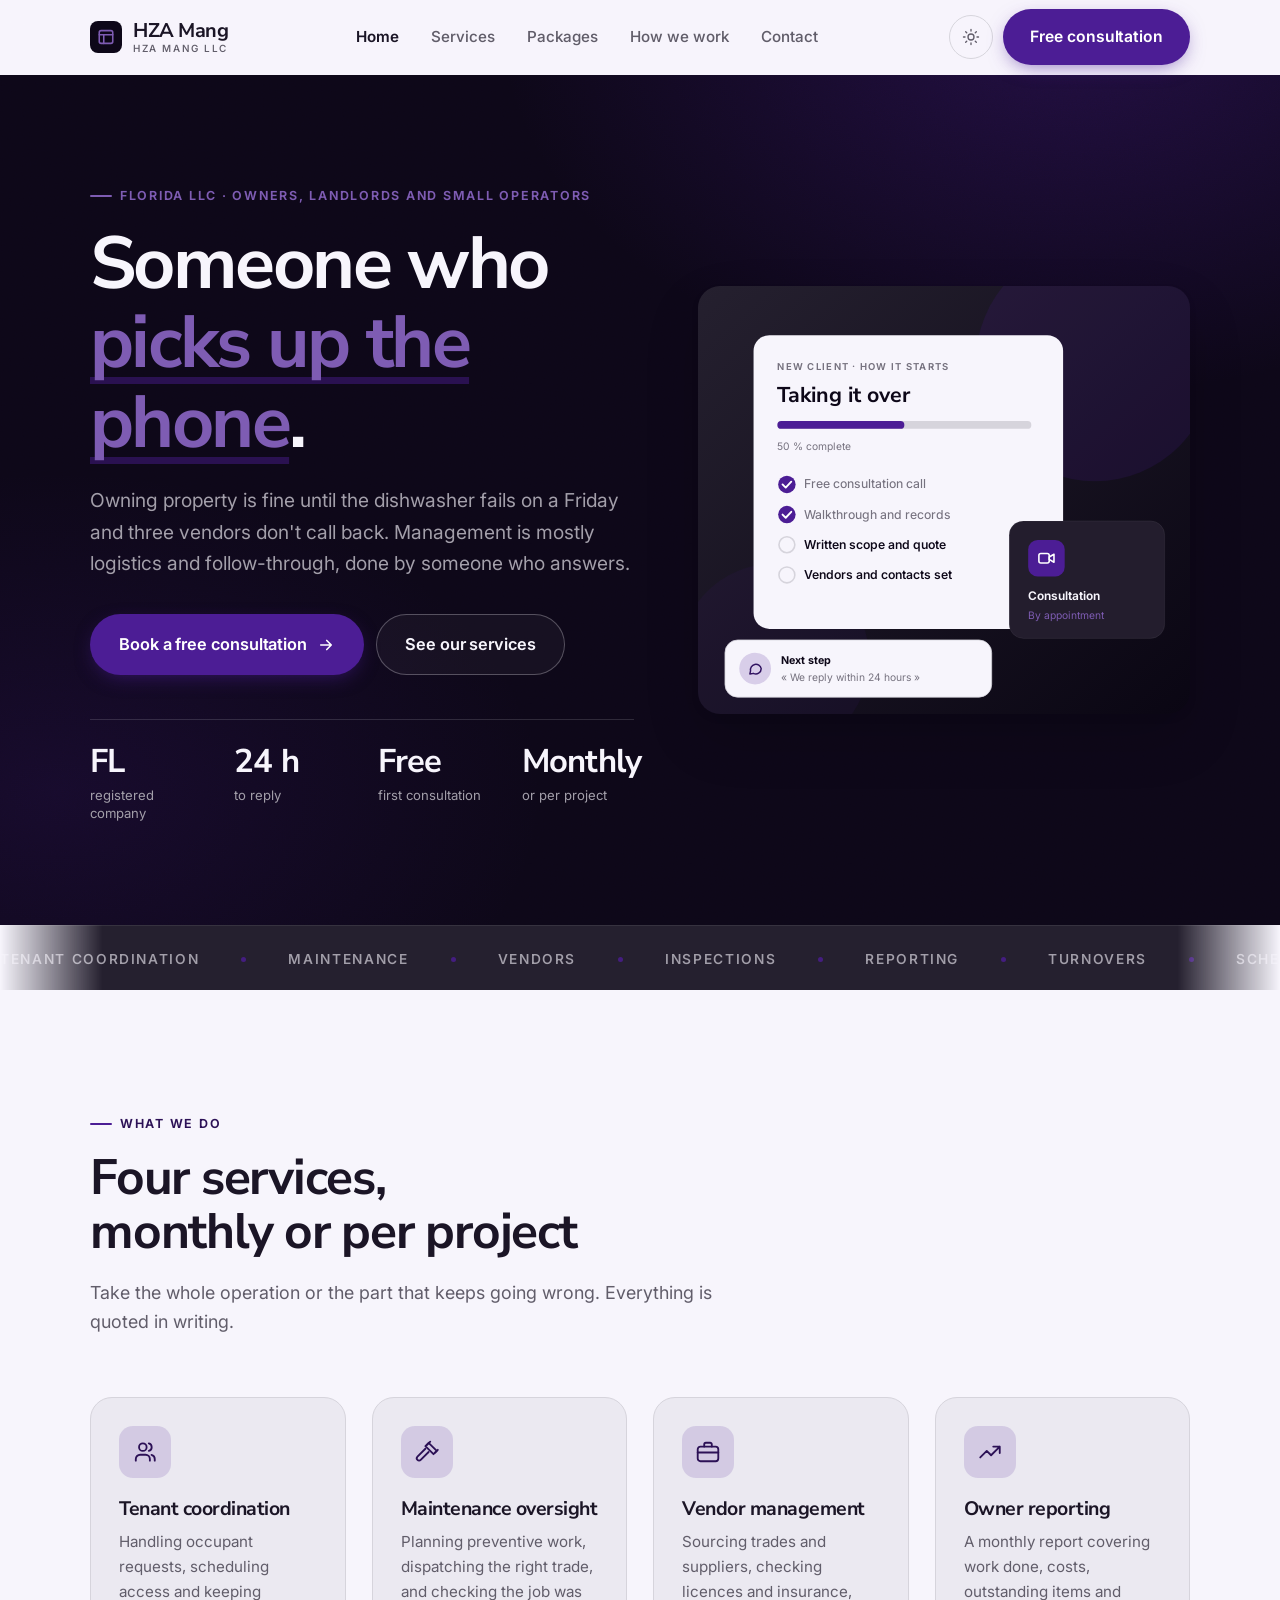
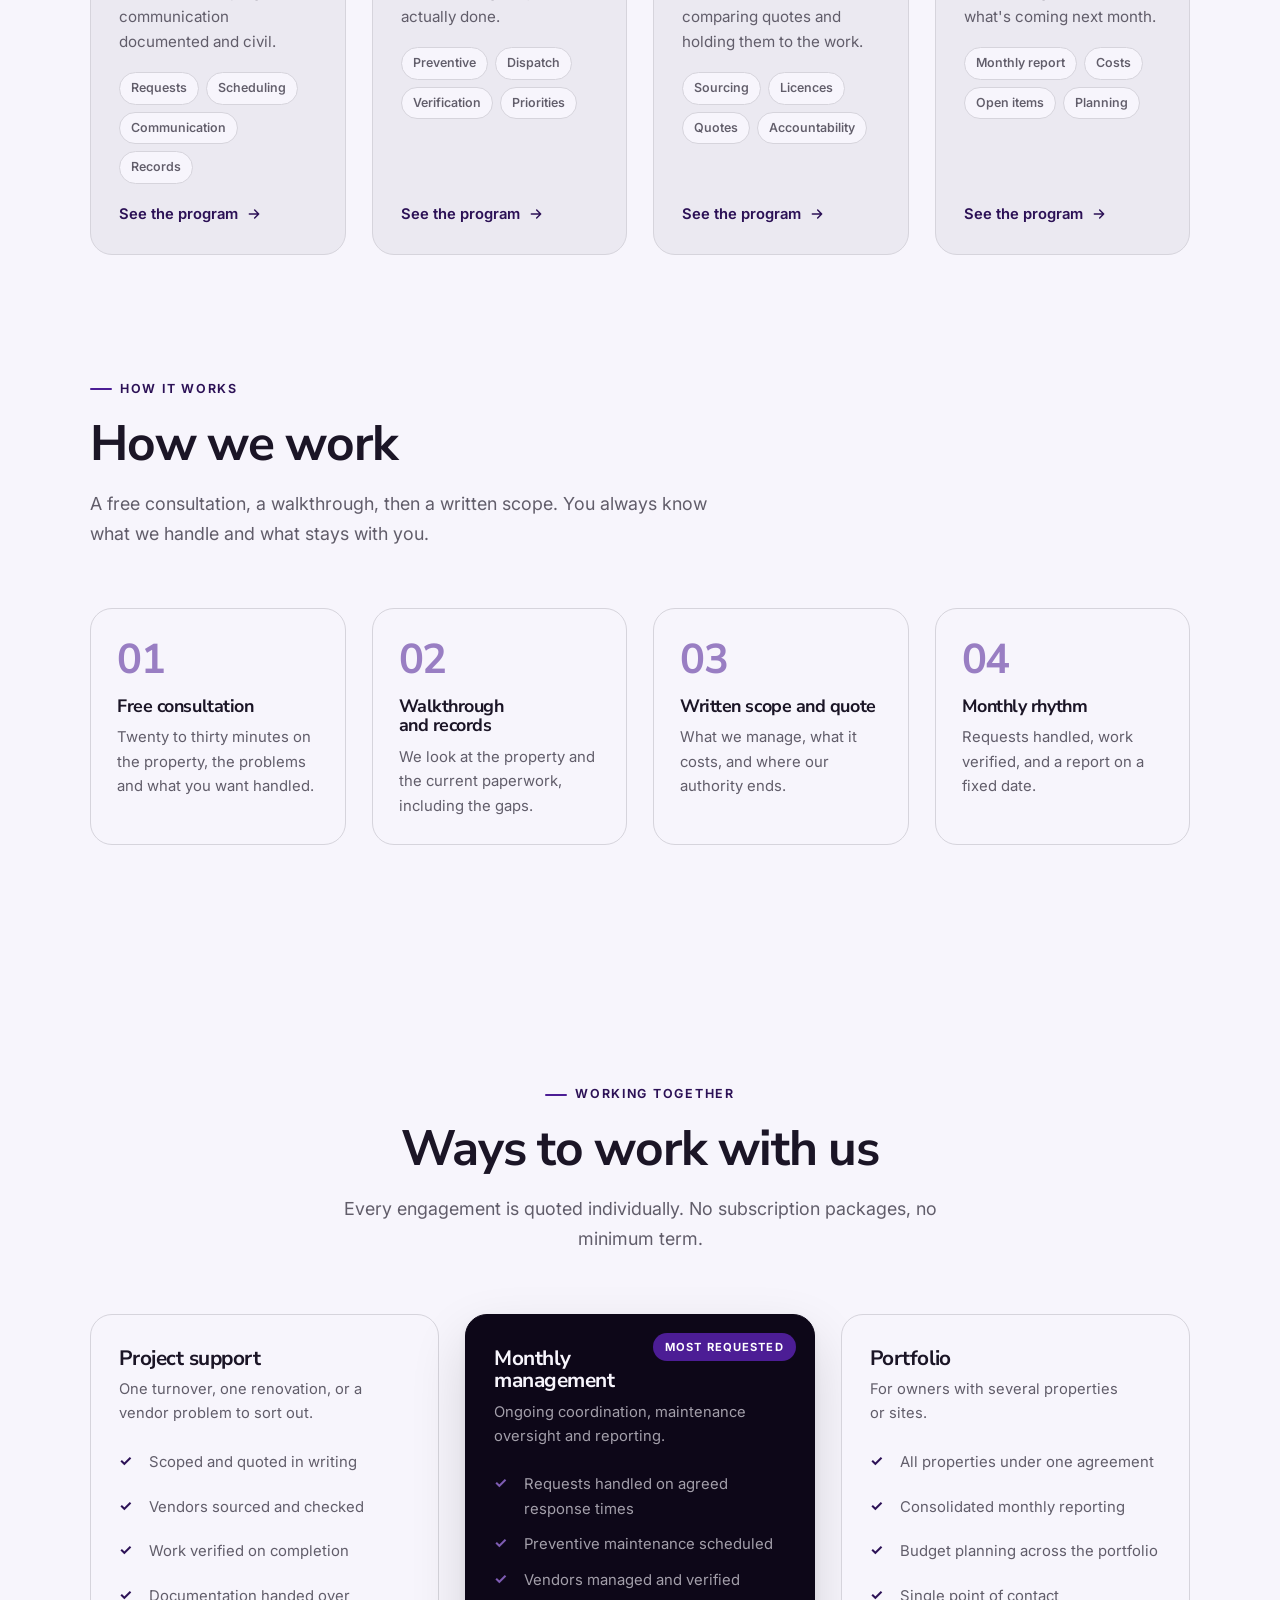
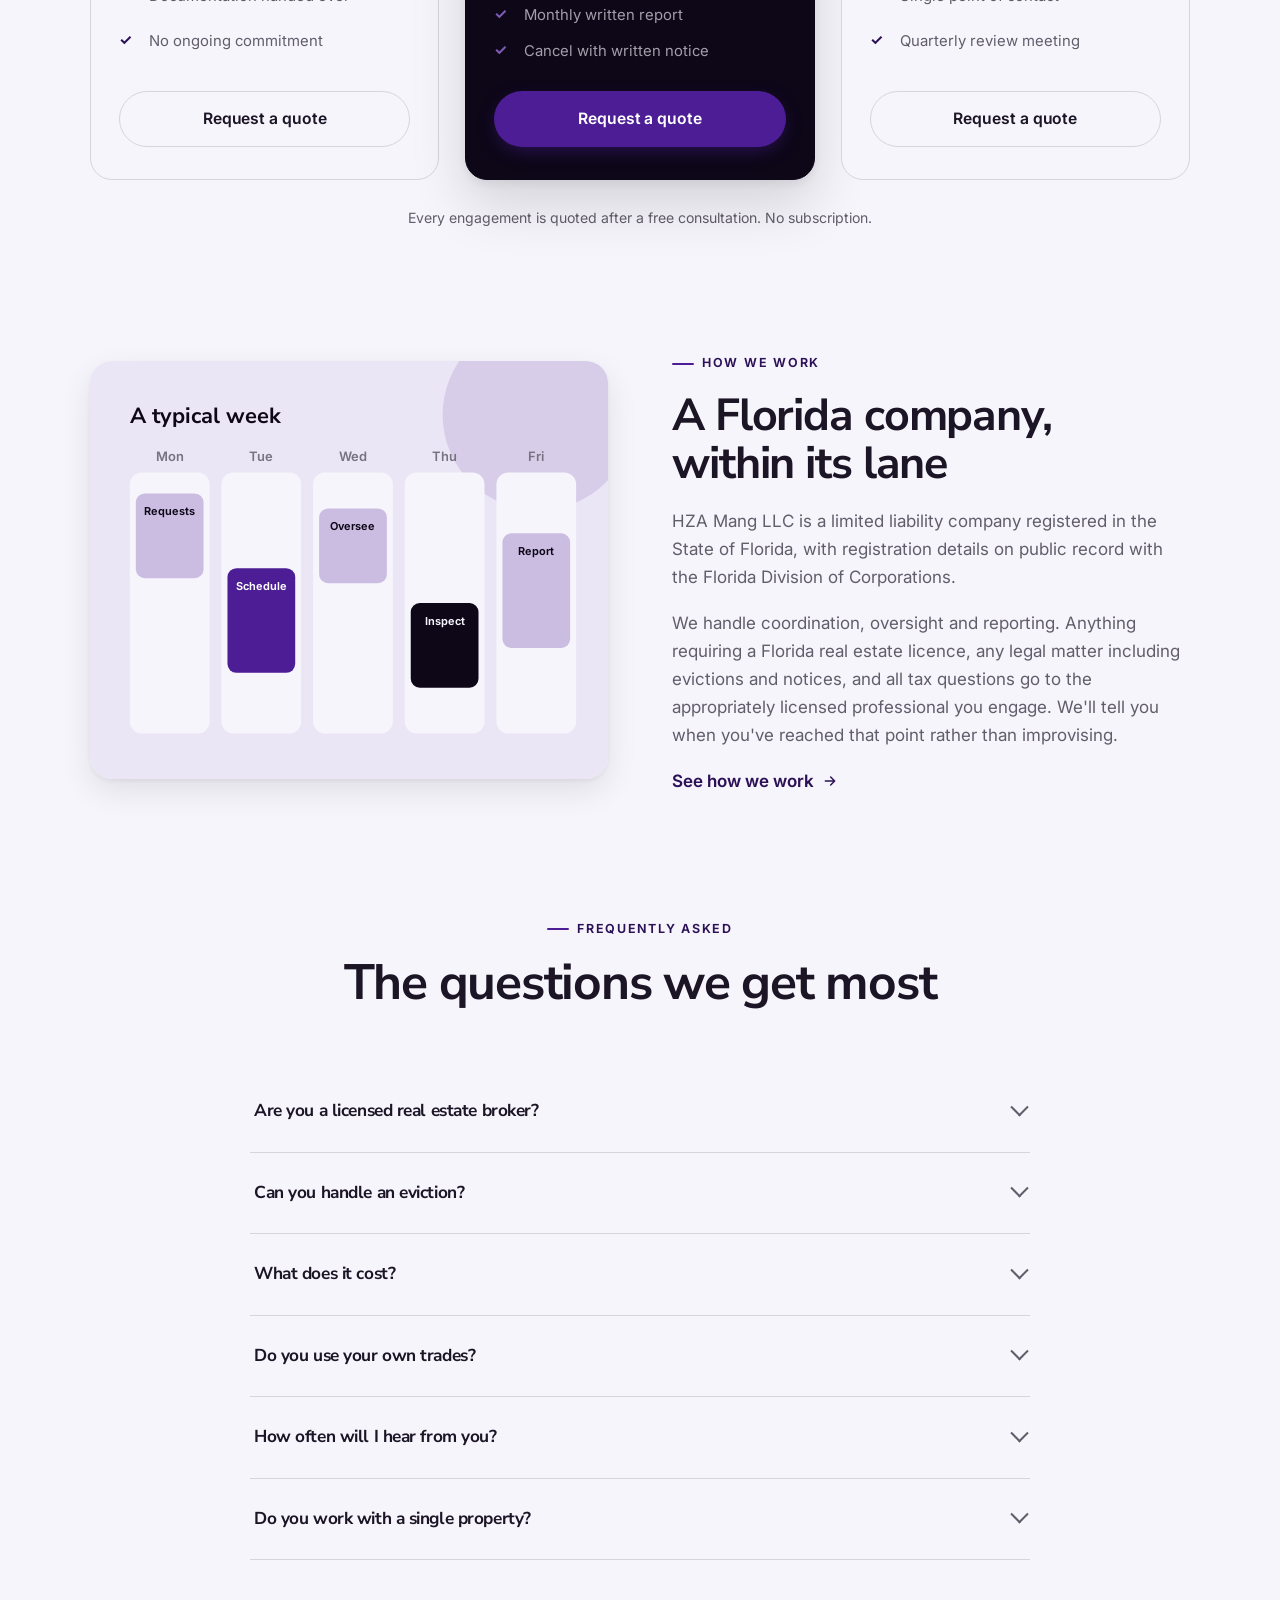
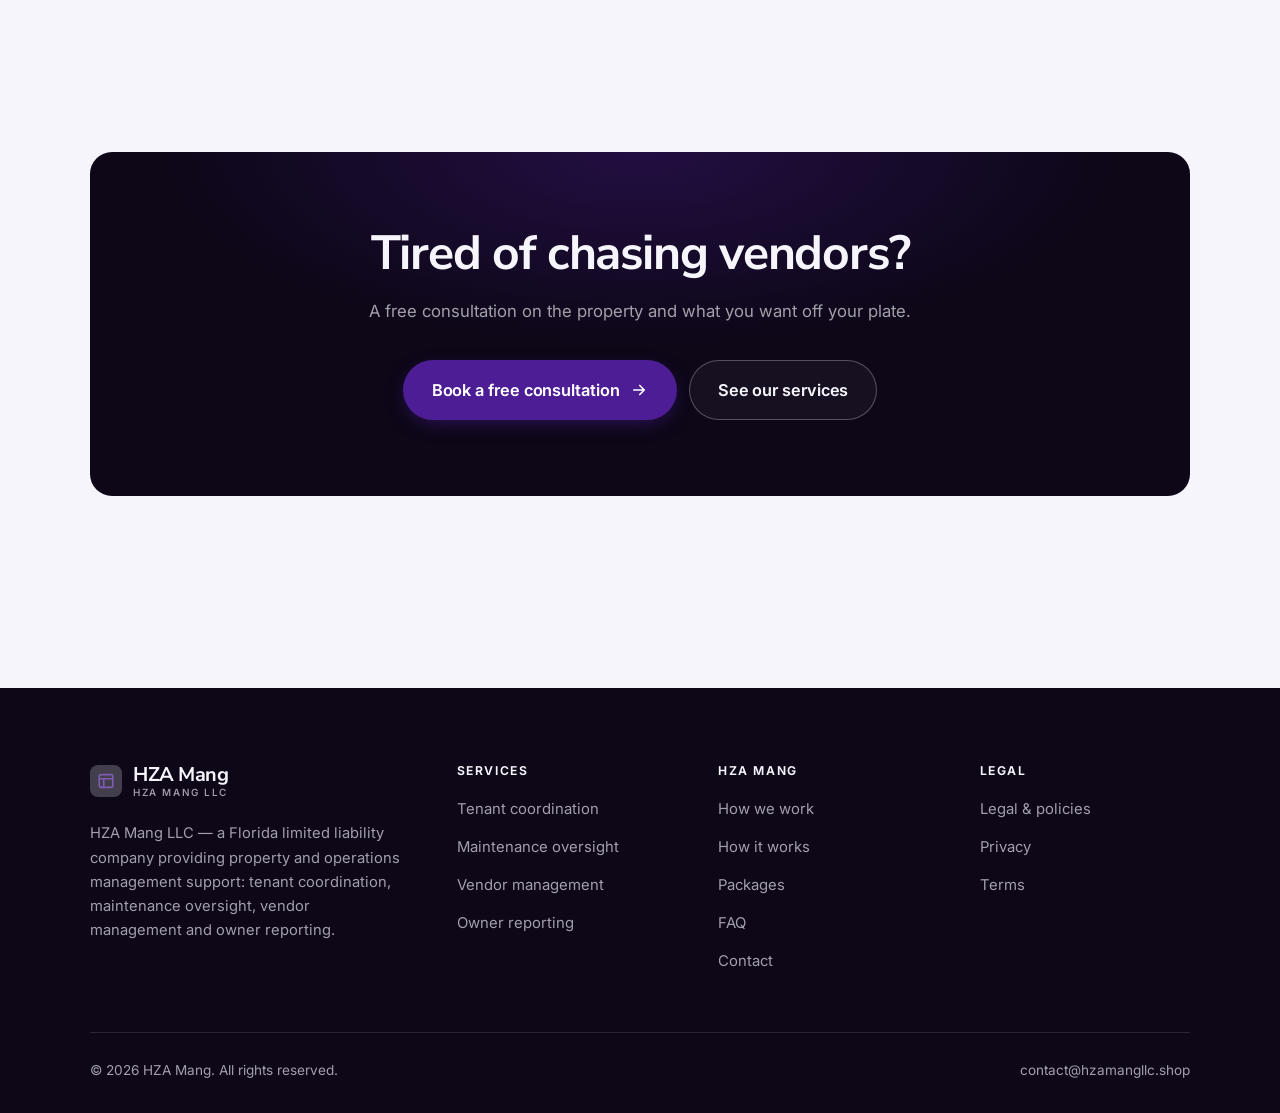
<file: index.html>
<!DOCTYPE html>
<html lang="en" class="no-js">
<head>
<meta charset="utf-8">
<meta name="viewport" content="width=device-width, initial-scale=1">
<title>HZA Mang LLC — property and operations management support</title>
<meta name="description" content="HZA Mang LLC, a Florida company providing property management support: tenant coordination, maintenance oversight, vendor management and clear monthly owner reporting.">
<link rel="canonical" href="https://hzamangllc.shop/">

<meta property="og:type" content="website">
<meta property="og:url" content="https://hzamangllc.shop/">
<meta property="og:site_name" content="HZA Mang">
<meta property="og:locale" content="en_US">
<meta property="og:title" content="HZA Mang LLC — property and operations management support">
<meta property="og:description" content="HZA Mang LLC, a Florida company providing property management support: tenant coordination, maintenance oversight, vendor management and clear monthly owner reporting.">
<meta name="theme-color" content="#0d0718">

<link rel="icon" href="assets/img/favicon.svg" type="image/svg+xml">
<link rel="preconnect" href="https://fonts.googleapis.com">
<link rel="preconnect" href="https://fonts.gstatic.com" crossorigin>
<link rel="stylesheet" href="https://fonts.googleapis.com/css2?family=Nunito+Sans:opsz,wght@6..12,400..800&family=Inter:wght@400..700&display=swap">
<link rel="stylesheet" href="assets/css/style.css">

<!-- Thème appliqué avant le premier rendu (évite le flash) -->
<script>
document.documentElement.classList.remove('no-js');
(function(){try{var t=localStorage.getItem('site-theme');if(t){document.documentElement.setAttribute('data-theme',t);}}catch(e){}})();
</script>
<script type="application/ld+json">
{
  "@context": "https://schema.org",
  "@type": "Organization",
  "name": "HZA Mang",
  "url": "https://hzamangllc.shop/",
  "email": "contact@hzamangllc.shop",
  "description": "HZA Mang LLC, a Florida company providing property management support: tenant coordination, maintenance oversight, vendor management and clear monthly owner reporting.",
  "areaServed": "US",
  "knowsLanguage": "en"
}
</script>
</head>

<body>
<a class="skip-link" href="#main">Skip to main content</a>

<header class="site-header">
  <nav class="wrap nav" aria-label="Main navigation">
    <a class="brand" href="index.html">
      <svg class="brand__mark" viewBox="0 0 64 64" aria-hidden="true">
        <rect class="bm-bg" width="64" height="64" rx="16"/>
        <g class="bm-ic" transform="translate(14 14) scale(1.5)" fill="none" stroke-width="2.1" stroke-linecap="round" stroke-linejoin="round"><rect x="3" y="3.5" width="18" height="17" rx="2.5"/><path d="M3 9h18M9 9v11.5"/></g>
      </svg>
      <span>HZA Mang<span class="brand__sub">HZA Mang LLC</span></span>
    </a>

    <ul class="nav__links" id="nav-links">
      <li><a href="index.html" aria-current="page">Home</a></li>
      <li><a href="programs.html">Services</a></li>
      <li><a href="index.html#pricing">Packages</a></li>
      <li><a href="about.html">How we work</a></li>
      <li><a href="contact.html">Contact</a></li>
      <li><a class="btn btn--primary" href="contact.html">Free consultation</a></li>
    </ul>

    <div class="nav__cta">
      <button class="theme-toggle" type="button" aria-label="Switch to dark theme">
        <svg class="icon-sun" viewBox="0 0 24 24" fill="none" stroke="currentColor" stroke-width="1.8" stroke-linecap="round" aria-hidden="true"><circle cx="12" cy="12" r="4"/><path d="M12 2v2m0 16v2M2 12h2m16 0h2M4.9 4.9l1.4 1.4m11.4 11.4 1.4 1.4M19.1 4.9l-1.4 1.4M6.3 17.7l-1.4 1.4"/></svg>
        <svg class="icon-moon" viewBox="0 0 24 24" fill="none" stroke="currentColor" stroke-width="1.8" stroke-linecap="round" stroke-linejoin="round" aria-hidden="true"><path d="M21 12.8A9 9 0 1 1 11.2 3a7 7 0 0 0 9.8 9.8z"/></svg>
      </button>
      <a class="btn btn--primary" href="contact.html">Free consultation</a>
      <button class="nav__toggle" type="button" aria-expanded="false" aria-controls="nav-links" aria-label="Open menu">
        <svg class="icon-open" viewBox="0 0 24 24" fill="none" stroke="currentColor" stroke-width="2" stroke-linecap="round" aria-hidden="true"><path d="M3 6h18M3 12h18M3 18h18"/></svg>
        <svg class="icon-close" viewBox="0 0 24 24" fill="none" stroke="currentColor" stroke-width="2" stroke-linecap="round" aria-hidden="true"><path d="M6 6l12 12M18 6L6 18"/></svg>
      </button>
    </div>
  </nav>
</header>

<main id="main">

<section class="hero">
  <div class="wrap hero__inner">
    <div>
      <span class="eyebrow hero__eyebrow">Florida LLC · Owners, landlords and small operators</span>
      <h1>Someone who<br> <em>picks up the phone</em>.</h1>
      <p class="hero__lede">Owning property is fine until the dishwasher fails on a Friday and three vendors don't call back. Management is mostly logistics and follow-through, done by someone who answers.</p>

      <div class="hero__actions">
        <a class="btn btn--primary btn--lg" href="contact.html">Book a free consultation <svg viewBox="0 0 24 24" fill="none" stroke="currentColor" stroke-width="2.2" stroke-linecap="round" stroke-linejoin="round" aria-hidden="true"><path d="M5 12h14M13 6l6 6-6 6"/></svg></a>
        <a class="btn btn--on-dark btn--lg" href="programs.html">See our services</a>
      </div>

      <ul class="hero__proof">
        <li><span class="stat__num">FL</span><span class="stat__label">registered company</span></li>
        <li><span class="stat__num">24 h</span><span class="stat__label">to reply</span></li>
        <li><span class="stat__num">Free</span><span class="stat__label">first consultation</span></li>
        <li><span class="stat__num">Monthly</span><span class="stat__label">or per project</span></li>
      </ul>
    </div>

    <div class="hero__art">
      <svg viewBox="0 0 620 540" role="img" aria-label="How a first engagement with HZA Mang works, from consultation to written scope.">
        <defs>
          <linearGradient id="hbg" x1="0" y1="0" x2="1" y2="1">
            <stop offset="0" stop-color="#25202f"/><stop offset="1" stop-color="#0a0613"/>
          </linearGradient>
        </defs>
        <rect width="620" height="540" rx="22" fill="url(#hbg)"/>
        <circle cx="500" cy="96" r="150" fill="#4c1d95" opacity=".16"/>
        <circle cx="96" cy="470" r="120" fill="#4c1d95" opacity=".08"/>

        <g style="font-family: var(--font-body)">
          <!-- Carte programme -->
          <rect x="70" y="62" width="390" height="370" rx="20" fill="#f7f5fc"/>
          <text x="100" y="106" font-size="12" font-weight="650" letter-spacing="1.6" fill="#76727f">NEW CLIENT · HOW IT STARTS</text>
          <text x="100" y="146" font-size="27" font-weight="700" fill="#0d0718" style="font-family: var(--font-display)">Taking it over</text>
          <rect x="100" y="170" width="320" height="10" rx="5" fill="#d6d4dc"/>
          <rect x="100" y="170" width="160" height="10" rx="5" fill="#4c1d95"/>
          <text x="100" y="206" font-size="13" fill="#76727f">50 % complete</text>
          <circle cx="112" cy="250" r="11" fill="#4c1d95"/><path d="M106.5 250l4 4 7-7.5" fill="none" stroke="#ffffff" stroke-width="2.4" stroke-linecap="round" stroke-linejoin="round"/><text x="134" y="255" font-size="15.5" fill="#76727f" font-weight="450">Free consultation call</text>
          <circle cx="112" cy="288" r="11" fill="#4c1d95"/><path d="M106.5 288l4 4 7-7.5" fill="none" stroke="#ffffff" stroke-width="2.4" stroke-linecap="round" stroke-linejoin="round"/><text x="134" y="293" font-size="15.5" fill="#76727f" font-weight="450">Walkthrough and records</text>
          <circle cx="112" cy="326" r="10" fill="none" stroke="#d6d4dc" stroke-width="2"/><text x="134" y="331" font-size="15.5" fill="#0d0718" font-weight="560">Written scope and quote</text>
          <circle cx="112" cy="364" r="10" fill="none" stroke="#d6d4dc" stroke-width="2"/><text x="134" y="369" font-size="15.5" fill="#0d0718" font-weight="560">Vendors and contacts set</text>

          <!-- Carte séance -->
          <rect x="392" y="296" width="196" height="148" rx="18" fill="#231d2d" stroke="#ffffff" stroke-opacity=".08"/>
          <rect x="416" y="320" width="46" height="46" rx="12" fill="#4c1d95"/>
          <g transform="translate(427 331)" fill="none" stroke="#ffffff" color="#ffffff" stroke-width="2" stroke-linecap="round" stroke-linejoin="round"><rect x="2.5" y="6" width="13" height="12" rx="2.5"/><path d="M15.5 10.5 21.5 7v10l-6-3.5z"/></g>
          <text x="416" y="396" font-size="15" font-weight="650" fill="#f7f5fc">Consultation</text>
          <text x="416" y="420" font-size="13" fill="#7e5cb3">By appointment</text>

          <!-- Retour du coach -->
          <rect x="34" y="446" width="336" height="72" rx="16" fill="#f7f5fc" stroke="#d6d4dc"/>
          <circle cx="72" cy="482" r="20" fill="#d8cee9"/>
          <g transform="translate(62 472) scale(.84)" fill="none" stroke="#311361" stroke-width="2.2" stroke-linecap="round" stroke-linejoin="round"><path d="M21 12a8 8 0 0 1-11.6 7.1L4 20l1-4.6A8 8 0 1 1 21 12z"/></g>
          <text x="104" y="476" font-size="13.5" font-weight="700" fill="#0d0718">Next step</text>
          <text x="104" y="498" font-size="13" fill="#76727f">« We reply within 24 hours »</text>
        </g>
      </svg>
    </div>
  </div>
</section>

<div class="marquee" aria-hidden="true">
  <div class="marquee__track"><span>Tenant coordination</span><span>Maintenance</span><span>Vendors</span><span>Inspections</span><span>Reporting</span><span>Turnovers</span><span>Scheduling</span><span>Records</span><span>Budgets</span><span>Follow-up</span><span>Tenant coordination</span><span>Maintenance</span><span>Vendors</span><span>Inspections</span><span>Reporting</span><span>Turnovers</span><span>Scheduling</span><span>Records</span><span>Budgets</span><span>Follow-up</span></div>
</div>

<section class="section wrap" id="programs">
  <div class="section-head reveal">
    <span class="eyebrow">What we do</span>
    <h2>Four services, monthly or per project</h2>
    <p>Take the whole operation or the part that keeps going wrong. Everything is quoted in writing.</p>
  </div>
  <div class="grid grid--4 reveal-group">
    <a class="card" href="programs.html#tenants">
      <div class="card__icon"><svg viewBox="0 0 24 24" fill="none" stroke="currentColor" stroke-width="1.7" stroke-linecap="round" stroke-linejoin="round" aria-hidden="true"><path d="M16.5 20v-1.5a4 4 0 0 0-4-4h-5a4 4 0 0 0-4 4V20"/><circle cx="10" cy="7.5" r="3.5"/><path d="M21 20v-1.5a4 4 0 0 0-3-3.9M15.5 4.1a3.5 3.5 0 0 1 0 6.8"/></svg></div>
      <h3>Tenant coordination</h3>
      <p>Handling occupant requests, scheduling access and keeping communication documented and civil.</p>
      <ul class="tags"><li>Requests</li><li>Scheduling</li><li>Communication</li><li>Records</li></ul>
      <span class="arrow-link">See the program <svg viewBox="0 0 24 24" fill="none" stroke="currentColor" stroke-width="2.2" stroke-linecap="round" stroke-linejoin="round" aria-hidden="true"><path d="M5 12h14M13 6l6 6-6 6"/></svg></span>
    </a>
    <a class="card" href="programs.html#maintenance">
      <div class="card__icon"><svg viewBox="0 0 24 24" fill="none" stroke="currentColor" stroke-width="1.7" stroke-linecap="round" stroke-linejoin="round" aria-hidden="true"><path d="M13.5 3.5 21 11l-3 3-7.5-7.5z"/><path d="M10.5 9 3.2 16.3a2.1 2.1 0 0 0 3 3L13.5 12"/><path d="M15 2.5 12 5.5M19.5 12.5 22 10"/></svg></div>
      <h3>Maintenance oversight</h3>
      <p>Planning preventive work, dispatching the right trade, and checking the job was actually done.</p>
      <ul class="tags"><li>Preventive</li><li>Dispatch</li><li>Verification</li><li>Priorities</li></ul>
      <span class="arrow-link">See the program <svg viewBox="0 0 24 24" fill="none" stroke="currentColor" stroke-width="2.2" stroke-linecap="round" stroke-linejoin="round" aria-hidden="true"><path d="M5 12h14M13 6l6 6-6 6"/></svg></span>
    </a>
    <a class="card" href="programs.html#vendors">
      <div class="card__icon"><svg viewBox="0 0 24 24" fill="none" stroke="currentColor" stroke-width="1.7" stroke-linecap="round" stroke-linejoin="round" aria-hidden="true"><rect x="2.5" y="7" width="19" height="13.5" rx="2.5"/><path d="M8.5 7V5a1.5 1.5 0 0 1 1.5-1.5h4A1.5 1.5 0 0 1 15.5 5v2M2.5 12.5h19"/></svg></div>
      <h3>Vendor management</h3>
      <p>Sourcing trades and suppliers, checking licences and insurance, comparing quotes and holding them to the work.</p>
      <ul class="tags"><li>Sourcing</li><li>Licences</li><li>Quotes</li><li>Accountability</li></ul>
      <span class="arrow-link">See the program <svg viewBox="0 0 24 24" fill="none" stroke="currentColor" stroke-width="2.2" stroke-linecap="round" stroke-linejoin="round" aria-hidden="true"><path d="M5 12h14M13 6l6 6-6 6"/></svg></span>
    </a>
    <a class="card" href="programs.html#reporting">
      <div class="card__icon"><svg viewBox="0 0 24 24" fill="none" stroke="currentColor" stroke-width="1.7" stroke-linecap="round" stroke-linejoin="round" aria-hidden="true"><path d="M3 17l6-6 4 4 8-8M15 7h6v6"/></svg></div>
      <h3>Owner reporting</h3>
      <p>A monthly report covering work done, costs, outstanding items and what's coming next month.</p>
      <ul class="tags"><li>Monthly report</li><li>Costs</li><li>Open items</li><li>Planning</li></ul>
      <span class="arrow-link">See the program <svg viewBox="0 0 24 24" fill="none" stroke="currentColor" stroke-width="2.2" stroke-linecap="round" stroke-linejoin="round" aria-hidden="true"><path d="M5 12h14M13 6l6 6-6 6"/></svg></span>
    </a>
  </div>
</section>

<section class="section section--flush wrap" id="how-it-works">
  <div class="section-head reveal">
    <span class="eyebrow">How it works</span>
    <h2>How we work</h2>
    <p>A free consultation, a walkthrough, then a written scope. You always know what we handle and what stays with you.</p>
  </div>
  <div class="grid grid--4 steps reveal-group">
    <article class="step">
      <h3>Free consultation</h3>
      <p>Twenty to thirty minutes on the property, the problems and what you want handled.</p>
    </article>
    <article class="step">
      <h3>Walkthrough and records</h3>
      <p>We look at the property and the current paperwork, including the gaps.</p>
    </article>
    <article class="step">
      <h3>Written scope and quote</h3>
      <p>What we manage, what it costs, and where our authority ends.</p>
    </article>
    <article class="step">
      <h3>Monthly rhythm</h3>
      <p>Requests handled, work verified, and a report on a fixed date.</p>
    </article>
  </div>
</section>

<section class="section wrap" id="pricing">
  <div class="section-head section-head--center reveal">
    <span class="eyebrow">Working together</span>
    <h2>Ways to work with us</h2>
    <p>Every engagement is quoted individually. No subscription packages, no minimum term.</p>
  </div>
  <div class="grid grid--3 plans reveal-group">
    <article class="plan">
      
      <h3>Project support</h3>
      <p class="plan__desc">One turnover, one renovation, or a vendor problem to sort out.</p>
      
      <ul class="plan__features">
        <li>Scoped and quoted in writing</li>
        <li>Vendors sourced and checked</li>
        <li>Work verified on completion</li>
        <li>Documentation handed over</li>
        <li>No ongoing commitment</li>
      </ul>
      <a class="btn btn--ghost btn--block" href="contact.html">Request a quote</a>
    </article>
    <article class="plan plan--featured">
      <span class="plan__tag">Most requested</span>
      <h3>Monthly management</h3>
      <p class="plan__desc">Ongoing coordination, maintenance oversight and reporting.</p>
      
      <ul class="plan__features">
        <li>Requests handled on agreed response times</li>
        <li>Preventive maintenance scheduled</li>
        <li>Vendors managed and verified</li>
        <li>Monthly written report</li>
        <li>Cancel with written notice</li>
      </ul>
      <a class="btn btn--primary btn--block" href="contact.html">Request a quote</a>
    </article>
    <article class="plan">
      
      <h3>Portfolio</h3>
      <p class="plan__desc">For owners with several properties or sites.</p>
      
      <ul class="plan__features">
        <li>All properties under one agreement</li>
        <li>Consolidated monthly reporting</li>
        <li>Budget planning across the portfolio</li>
        <li>Single point of contact</li>
        <li>Quarterly review meeting</li>
      </ul>
      <a class="btn btn--ghost btn--block" href="contact.html">Request a quote</a>
    </article>
  </div>
  <p class="plans-note">Every engagement is quoted after a free consultation. No subscription.</p>
</section>

<section class="section section--flush wrap">
  <div class="split reveal">
    <div class="split__art">
      <svg viewBox="0 0 520 420" role="img" aria-label="Example of a typical week: Requests, Schedule, Oversee, Inspect, Report.">
        <rect width="520" height="420" rx="20" fill="#ebe6f5"/>
        <circle cx="450" cy="54" r="96" fill="#4c1d95" opacity=".12"/>
        <g style="font-family: var(--font-body)">
        <text x="40" y="62" font-size="22" font-weight="700" fill="#0d0718" style="font-family: var(--font-display)">A typical week</text>
        <text x="80" y="100" text-anchor="middle" font-size="13" font-weight="600" fill="#76727f">Mon</text>
        <rect x="40" y="112" width="80" height="262" rx="12" fill="#f7f5fc"/>
        <rect x="46" y="133" width="68" height="85" rx="9" fill="#cbbde1"/>
        <text x="80" y="155" text-anchor="middle" font-size="11" font-weight="650" fill="#0d0718">Requests</text>
        <text x="172" y="100" text-anchor="middle" font-size="13" font-weight="600" fill="#76727f">Tue</text>
        <rect x="132" y="112" width="80" height="262" rx="12" fill="#f7f5fc"/>
        <rect x="138" y="208" width="68" height="105" rx="9" fill="#4c1d95"/>
        <text x="172" y="230" text-anchor="middle" font-size="11" font-weight="650" fill="#ffffff">Schedule</text>
        <text x="264" y="100" text-anchor="middle" font-size="13" font-weight="600" fill="#76727f">Wed</text>
        <rect x="224" y="112" width="80" height="262" rx="12" fill="#f7f5fc"/>
        <rect x="230" y="148" width="68" height="75" rx="9" fill="#cbbde1"/>
        <text x="264" y="170" text-anchor="middle" font-size="11" font-weight="650" fill="#0d0718">Oversee</text>
        <text x="356" y="100" text-anchor="middle" font-size="13" font-weight="600" fill="#76727f">Thu</text>
        <rect x="316" y="112" width="80" height="262" rx="12" fill="#f7f5fc"/>
        <rect x="322" y="243" width="68" height="85" rx="9" fill="#0d0718"/>
        <text x="356" y="265" text-anchor="middle" font-size="11" font-weight="650" fill="#f7f5fc">Inspect</text>
        <text x="448" y="100" text-anchor="middle" font-size="13" font-weight="600" fill="#76727f">Fri</text>
        <rect x="408" y="112" width="80" height="262" rx="12" fill="#f7f5fc"/>
        <rect x="414" y="173" width="68" height="115" rx="9" fill="#cbbde1"/>
        <text x="448" y="195" text-anchor="middle" font-size="11" font-weight="650" fill="#0d0718">Report</text>
        </g>
      </svg>
    </div>
    <div>
      <span class="eyebrow">How we work</span>
      <h2>A Florida company, within its lane</h2>
      <p>HZA Mang LLC is a limited liability company registered in the State of Florida, with registration details on public record with the Florida Division of Corporations.</p>
      <p>We handle coordination, oversight and reporting. Anything requiring a Florida real estate licence, any legal matter including evictions and notices, and all tax questions go to the appropriately licensed professional you engage. We'll tell you when you've reached that point rather than improvising.</p>
      <p><a class="arrow-link" href="about.html">See how we work <svg viewBox="0 0 24 24" fill="none" stroke="currentColor" stroke-width="2.2" stroke-linecap="round" stroke-linejoin="round" aria-hidden="true"><path d="M5 12h14M13 6l6 6-6 6"/></svg></a></p>
    </div>
  </div>
</section>

<section class="section section--flush wrap" id="faq">
  <div class="section-head section-head--center reveal">
    <span class="eyebrow">Frequently asked</span>
    <h2>The questions we get most</h2>
  </div>
  <div class="faq reveal">
    <details>
      <summary>Are you a licensed real estate broker?</summary>
      <p>No, and we don't perform activities that require a Florida real estate licence. Our work is coordination, maintenance oversight, vendor management and reporting.</p>
    </details>
    <details>
      <summary>Can you handle an eviction?</summary>
      <p>No. Evictions and legal notices belong with an attorney. We keep the documentation that supports whatever your attorney advises.</p>
    </details>
    <details>
      <summary>What does it cost?</summary>
      <p>It depends on the property and the scope. Everything is quoted in writing after a free consultation, and nothing is charged before you accept.</p>
    </details>
    <details>
      <summary>Do you use your own trades?</summary>
      <p>We source and manage trades, checking licences and insurance. Where you already have vendors you like, we work with them.</p>
    </details>
    <details>
      <summary>How often will I hear from you?</summary>
      <p>A written report every month on a fixed date, plus a call whenever something needs a decision. Not silence.</p>
    </details>
    <details>
      <summary>Do you work with a single property?</summary>
      <p>Yes. Plenty of our work is a single unit where the owner lives elsewhere.</p>
    </details>
  </div>
</section>

<section class="wrap section--tight">
  <div class="cta-band reveal">
    <h2>Tired of chasing vendors?</h2>
    <p>A free consultation on the property and what you want off your plate.</p>
    <div class="hero__actions">
      <a class="btn btn--primary btn--lg" href="contact.html">Book a free consultation <svg viewBox="0 0 24 24" fill="none" stroke="currentColor" stroke-width="2.2" stroke-linecap="round" stroke-linejoin="round" aria-hidden="true"><path d="M5 12h14M13 6l6 6-6 6"/></svg></a>
      <a class="btn btn--on-dark btn--lg" href="programs.html">See our services</a>
    </div>
  </div>
</section>

</main>

<footer class="site-footer">
  <div class="wrap">
    <div class="footer__grid">
      <div class="footer__brand">
        <a class="brand" href="index.html">
          <svg class="brand__mark" viewBox="0 0 64 64" aria-hidden="true">
        <rect class="bm-bg" width="64" height="64" rx="16"/>
        <g class="bm-ic" transform="translate(14 14) scale(1.5)" fill="none" stroke-width="2.1" stroke-linecap="round" stroke-linejoin="round"><rect x="3" y="3.5" width="18" height="17" rx="2.5"/><path d="M3 9h18M9 9v11.5"/></g>
      </svg>
          <span>HZA Mang<span class="brand__sub">HZA Mang LLC</span></span>
        </a>
        <p>HZA Mang LLC — a Florida limited liability company providing property and operations management support: tenant coordination, maintenance oversight, vendor management and owner reporting.</p>
      </div>

      <div class="footer__col">
        <h4>Services</h4>
        <ul>
          <li><a href="programs.html#tenants">Tenant coordination</a></li>
          <li><a href="programs.html#maintenance">Maintenance oversight</a></li>
          <li><a href="programs.html#vendors">Vendor management</a></li>
          <li><a href="programs.html#reporting">Owner reporting</a></li>
        </ul>
      </div>

      <div class="footer__col">
        <h4>HZA Mang</h4>
        <ul>
          <li><a href="about.html">How we work</a></li>
          <li><a href="index.html#how-it-works">How it works</a></li>
          <li><a href="index.html#pricing">Packages</a></li>
          <li><a href="index.html#faq">FAQ</a></li>
          <li><a href="contact.html">Contact</a></li>
        </ul>
      </div>

      <div class="footer__col">
        <h4>Legal</h4>
        <ul>
          <li><a href="legal.html">Legal &amp; policies</a></li>
          <li><a href="legal.html#privacy">Privacy</a></li>
          <li><a href="legal.html#terms">Terms</a></li>
        </ul>
      </div>
    </div>

    <div class="footer__bottom">
      <p>© <span data-year>2026</span> HZA Mang. All rights reserved.</p>
      <p><a href="mailto:contact@hzamangllc.shop">contact@hzamangllc.shop</a></p>
    </div>
  </div>
</footer>

<script src="assets/js/main.js" defer></script>
</body>
</html>
</file>
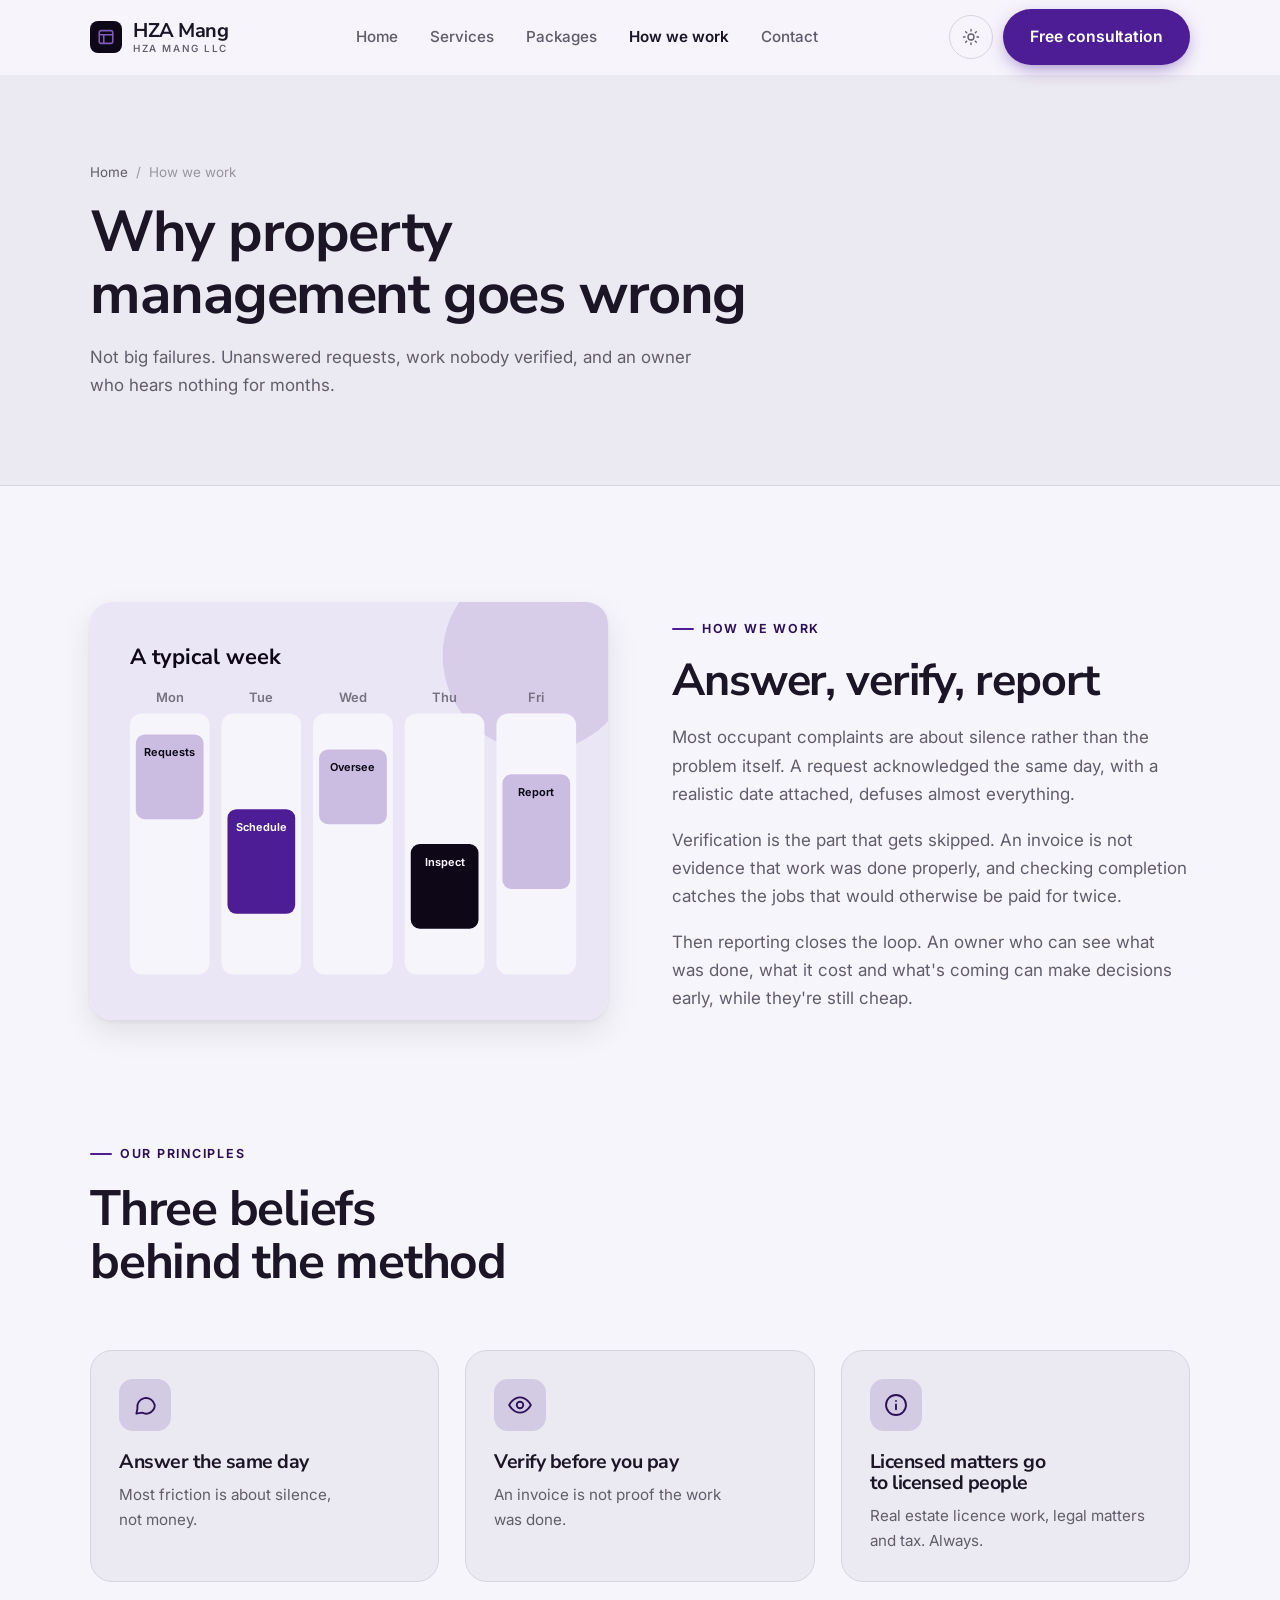
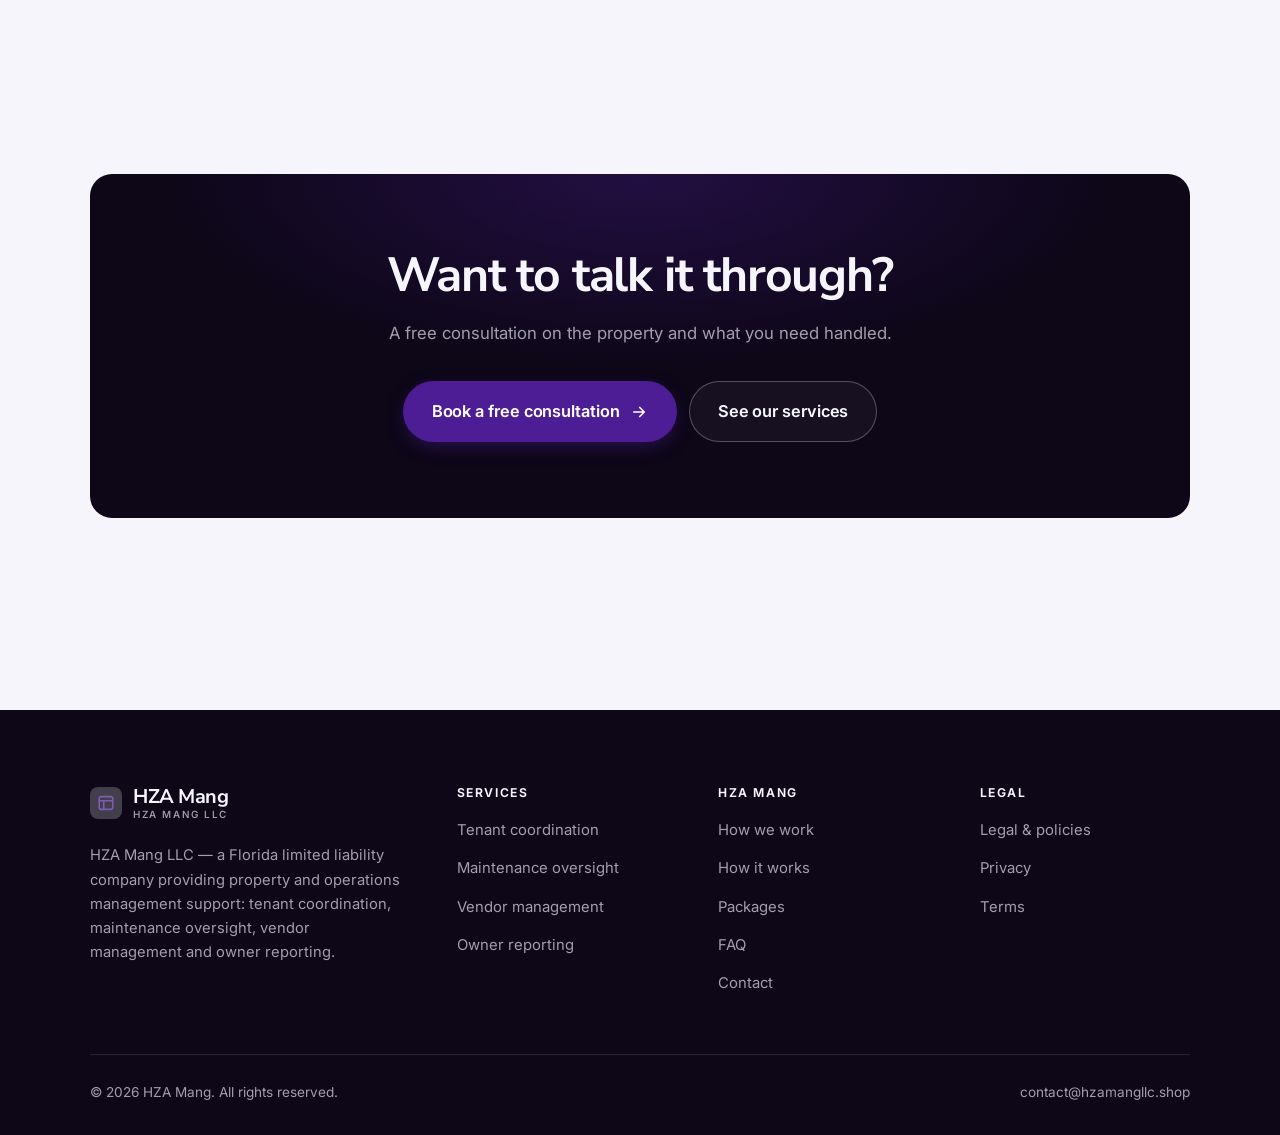
<file: about.html>
<!DOCTYPE html>
<html lang="en" class="no-js">
<head>
<meta charset="utf-8">
<meta name="viewport" content="width=device-width, initial-scale=1">
<title>How we work — HZA Mang</title>
<meta name="description" content="About HZA Mang LLC, a Florida limited liability company providing property and operations management support.">
<link rel="canonical" href="https://hzamangllc.shop/about.html">

<meta property="og:type" content="website">
<meta property="og:url" content="https://hzamangllc.shop/about.html">
<meta property="og:site_name" content="HZA Mang">
<meta property="og:locale" content="en_US">
<meta property="og:title" content="How we work — HZA Mang">
<meta property="og:description" content="About HZA Mang LLC, a Florida limited liability company providing property and operations management support.">
<meta name="theme-color" content="#0d0718">

<link rel="icon" href="assets/img/favicon.svg" type="image/svg+xml">
<link rel="preconnect" href="https://fonts.googleapis.com">
<link rel="preconnect" href="https://fonts.gstatic.com" crossorigin>
<link rel="stylesheet" href="https://fonts.googleapis.com/css2?family=Nunito+Sans:opsz,wght@6..12,400..800&family=Inter:wght@400..700&display=swap">
<link rel="stylesheet" href="assets/css/style.css">

<!-- Thème appliqué avant le premier rendu (évite le flash) -->
<script>
document.documentElement.classList.remove('no-js');
(function(){try{var t=localStorage.getItem('site-theme');if(t){document.documentElement.setAttribute('data-theme',t);}}catch(e){}})();
</script>
</head>

<body>
<a class="skip-link" href="#main">Skip to main content</a>

<header class="site-header">
  <nav class="wrap nav" aria-label="Main navigation">
    <a class="brand" href="index.html">
      <svg class="brand__mark" viewBox="0 0 64 64" aria-hidden="true">
        <rect class="bm-bg" width="64" height="64" rx="16"/>
        <g class="bm-ic" transform="translate(14 14) scale(1.5)" fill="none" stroke-width="2.1" stroke-linecap="round" stroke-linejoin="round"><rect x="3" y="3.5" width="18" height="17" rx="2.5"/><path d="M3 9h18M9 9v11.5"/></g>
      </svg>
      <span>HZA Mang<span class="brand__sub">HZA Mang LLC</span></span>
    </a>

    <ul class="nav__links" id="nav-links">
      <li><a href="index.html">Home</a></li>
      <li><a href="programs.html">Services</a></li>
      <li><a href="index.html#pricing">Packages</a></li>
      <li><a href="about.html" aria-current="page">How we work</a></li>
      <li><a href="contact.html">Contact</a></li>
      <li><a class="btn btn--primary" href="contact.html">Free consultation</a></li>
    </ul>

    <div class="nav__cta">
      <button class="theme-toggle" type="button" aria-label="Switch to dark theme">
        <svg class="icon-sun" viewBox="0 0 24 24" fill="none" stroke="currentColor" stroke-width="1.8" stroke-linecap="round" aria-hidden="true"><circle cx="12" cy="12" r="4"/><path d="M12 2v2m0 16v2M2 12h2m16 0h2M4.9 4.9l1.4 1.4m11.4 11.4 1.4 1.4M19.1 4.9l-1.4 1.4M6.3 17.7l-1.4 1.4"/></svg>
        <svg class="icon-moon" viewBox="0 0 24 24" fill="none" stroke="currentColor" stroke-width="1.8" stroke-linecap="round" stroke-linejoin="round" aria-hidden="true"><path d="M21 12.8A9 9 0 1 1 11.2 3a7 7 0 0 0 9.8 9.8z"/></svg>
      </button>
      <a class="btn btn--primary" href="contact.html">Free consultation</a>
      <button class="nav__toggle" type="button" aria-expanded="false" aria-controls="nav-links" aria-label="Open menu">
        <svg class="icon-open" viewBox="0 0 24 24" fill="none" stroke="currentColor" stroke-width="2" stroke-linecap="round" aria-hidden="true"><path d="M3 6h18M3 12h18M3 18h18"/></svg>
        <svg class="icon-close" viewBox="0 0 24 24" fill="none" stroke="currentColor" stroke-width="2" stroke-linecap="round" aria-hidden="true"><path d="M6 6l12 12M18 6L6 18"/></svg>
      </button>
    </div>
  </nav>
</header>

<main id="main">

<section class="page-head">
  <div class="wrap">
    <nav class="breadcrumb" aria-label="Breadcrumb">
      <a href="index.html">Home</a><span>/</span><span aria-current="page">How we work</span>
    </nav>
    <h1>Why property management goes wrong</h1>
    <p>Not big failures. Unanswered requests, work nobody verified, and an owner who hears nothing for months.</p>
  </div>
</section>

<section class="section wrap">
  <div class="split reveal">
    <div class="split__art">
      <svg viewBox="0 0 520 420" role="img" aria-label="Example of a typical week: Requests, Schedule, Oversee, Inspect, Report.">
        <rect width="520" height="420" rx="20" fill="#ebe6f5"/>
        <circle cx="450" cy="54" r="96" fill="#4c1d95" opacity=".12"/>
        <g style="font-family: var(--font-body)">
        <text x="40" y="62" font-size="22" font-weight="700" fill="#0d0718" style="font-family: var(--font-display)">A typical week</text>
        <text x="80" y="100" text-anchor="middle" font-size="13" font-weight="600" fill="#76727f">Mon</text>
        <rect x="40" y="112" width="80" height="262" rx="12" fill="#f7f5fc"/>
        <rect x="46" y="133" width="68" height="85" rx="9" fill="#cbbde1"/>
        <text x="80" y="155" text-anchor="middle" font-size="11" font-weight="650" fill="#0d0718">Requests</text>
        <text x="172" y="100" text-anchor="middle" font-size="13" font-weight="600" fill="#76727f">Tue</text>
        <rect x="132" y="112" width="80" height="262" rx="12" fill="#f7f5fc"/>
        <rect x="138" y="208" width="68" height="105" rx="9" fill="#4c1d95"/>
        <text x="172" y="230" text-anchor="middle" font-size="11" font-weight="650" fill="#ffffff">Schedule</text>
        <text x="264" y="100" text-anchor="middle" font-size="13" font-weight="600" fill="#76727f">Wed</text>
        <rect x="224" y="112" width="80" height="262" rx="12" fill="#f7f5fc"/>
        <rect x="230" y="148" width="68" height="75" rx="9" fill="#cbbde1"/>
        <text x="264" y="170" text-anchor="middle" font-size="11" font-weight="650" fill="#0d0718">Oversee</text>
        <text x="356" y="100" text-anchor="middle" font-size="13" font-weight="600" fill="#76727f">Thu</text>
        <rect x="316" y="112" width="80" height="262" rx="12" fill="#f7f5fc"/>
        <rect x="322" y="243" width="68" height="85" rx="9" fill="#0d0718"/>
        <text x="356" y="265" text-anchor="middle" font-size="11" font-weight="650" fill="#f7f5fc">Inspect</text>
        <text x="448" y="100" text-anchor="middle" font-size="13" font-weight="600" fill="#76727f">Fri</text>
        <rect x="408" y="112" width="80" height="262" rx="12" fill="#f7f5fc"/>
        <rect x="414" y="173" width="68" height="115" rx="9" fill="#cbbde1"/>
        <text x="448" y="195" text-anchor="middle" font-size="11" font-weight="650" fill="#0d0718">Report</text>
        </g>
      </svg>
    </div>
    <div>
      <span class="eyebrow">How we work</span>
      <h2>Answer, verify, report</h2>
      <p>Most occupant complaints are about silence rather than the problem itself. A request acknowledged the same day, with a realistic date attached, defuses almost everything.</p>
      <p>Verification is the part that gets skipped. An invoice is not evidence that work was done properly, and checking completion catches the jobs that would otherwise be paid for twice.</p>
      <p>Then reporting closes the loop. An owner who can see what was done, what it cost and what's coming can make decisions early, while they're still cheap.</p>
      <!--
        TO DO: add a short introduction of the coach (name, real background),
        with a photo if possible. Do not invent credentials — see README.md.
      -->
    </div>
  </div>
</section>

<section class="section section--flush wrap">
  <div class="section-head reveal">
    <span class="eyebrow">Our principles</span>
    <h2>Three beliefs behind the method</h2>
  </div>
  <div class="grid grid--3 reveal-group">
    <article class="card">
      <div class="card__icon"><svg viewBox="0 0 24 24" fill="none" stroke="currentColor" stroke-width="1.7" stroke-linecap="round" stroke-linejoin="round" aria-hidden="true"><path d="M21 12a8 8 0 0 1-11.6 7.1L4 20l1-4.6A8 8 0 1 1 21 12z"/></svg></div>
      <h3>Answer the same day</h3>
      <p>Most friction is about silence, not money.</p>
    </article>
    <article class="card">
      <div class="card__icon"><svg viewBox="0 0 24 24" fill="none" stroke="currentColor" stroke-width="1.7" stroke-linecap="round" stroke-linejoin="round" aria-hidden="true"><path d="M2 12s3.6-7 10-7 10 7 10 7-3.6 7-10 7S2 12 2 12z"/><circle cx="12" cy="12" r="3"/></svg></div>
      <h3>Verify before you pay</h3>
      <p>An invoice is not proof the work was done.</p>
    </article>
    <article class="card">
      <div class="card__icon"><svg viewBox="0 0 24 24" fill="none" stroke="currentColor" stroke-width="1.7" stroke-linecap="round" stroke-linejoin="round" aria-hidden="true"><circle cx="12" cy="12" r="9.2"/><path d="M12 16v-4.5M12 8.2v.1"/></svg></div>
      <h3>Licensed matters go to licensed people</h3>
      <p>Real estate licence work, legal matters and tax. Always.</p>
    </article>
  </div>
</section>

<section class="wrap section--tight">
  <div class="cta-band reveal">
    <h2>Want to talk it through?</h2>
    <p>A free consultation on the property and what you need handled.</p>
    <div class="hero__actions">
      <a class="btn btn--primary btn--lg" href="contact.html">Book a free consultation <svg viewBox="0 0 24 24" fill="none" stroke="currentColor" stroke-width="2.2" stroke-linecap="round" stroke-linejoin="round" aria-hidden="true"><path d="M5 12h14M13 6l6 6-6 6"/></svg></a>
      <a class="btn btn--on-dark btn--lg" href="programs.html">See our services</a>
    </div>
  </div>
</section>

</main>

<footer class="site-footer">
  <div class="wrap">
    <div class="footer__grid">
      <div class="footer__brand">
        <a class="brand" href="index.html">
          <svg class="brand__mark" viewBox="0 0 64 64" aria-hidden="true">
        <rect class="bm-bg" width="64" height="64" rx="16"/>
        <g class="bm-ic" transform="translate(14 14) scale(1.5)" fill="none" stroke-width="2.1" stroke-linecap="round" stroke-linejoin="round"><rect x="3" y="3.5" width="18" height="17" rx="2.5"/><path d="M3 9h18M9 9v11.5"/></g>
      </svg>
          <span>HZA Mang<span class="brand__sub">HZA Mang LLC</span></span>
        </a>
        <p>HZA Mang LLC — a Florida limited liability company providing property and operations management support: tenant coordination, maintenance oversight, vendor management and owner reporting.</p>
      </div>

      <div class="footer__col">
        <h4>Services</h4>
        <ul>
          <li><a href="programs.html#tenants">Tenant coordination</a></li>
          <li><a href="programs.html#maintenance">Maintenance oversight</a></li>
          <li><a href="programs.html#vendors">Vendor management</a></li>
          <li><a href="programs.html#reporting">Owner reporting</a></li>
        </ul>
      </div>

      <div class="footer__col">
        <h4>HZA Mang</h4>
        <ul>
          <li><a href="about.html">How we work</a></li>
          <li><a href="index.html#how-it-works">How it works</a></li>
          <li><a href="index.html#pricing">Packages</a></li>
          <li><a href="index.html#faq">FAQ</a></li>
          <li><a href="contact.html">Contact</a></li>
        </ul>
      </div>

      <div class="footer__col">
        <h4>Legal</h4>
        <ul>
          <li><a href="legal.html">Legal &amp; policies</a></li>
          <li><a href="legal.html#privacy">Privacy</a></li>
          <li><a href="legal.html#terms">Terms</a></li>
        </ul>
      </div>
    </div>

    <div class="footer__bottom">
      <p>© <span data-year>2026</span> HZA Mang. All rights reserved.</p>
      <p><a href="mailto:contact@hzamangllc.shop">contact@hzamangllc.shop</a></p>
    </div>
  </div>
</footer>

<script src="assets/js/main.js" defer></script>
</body>
</html>
</file>
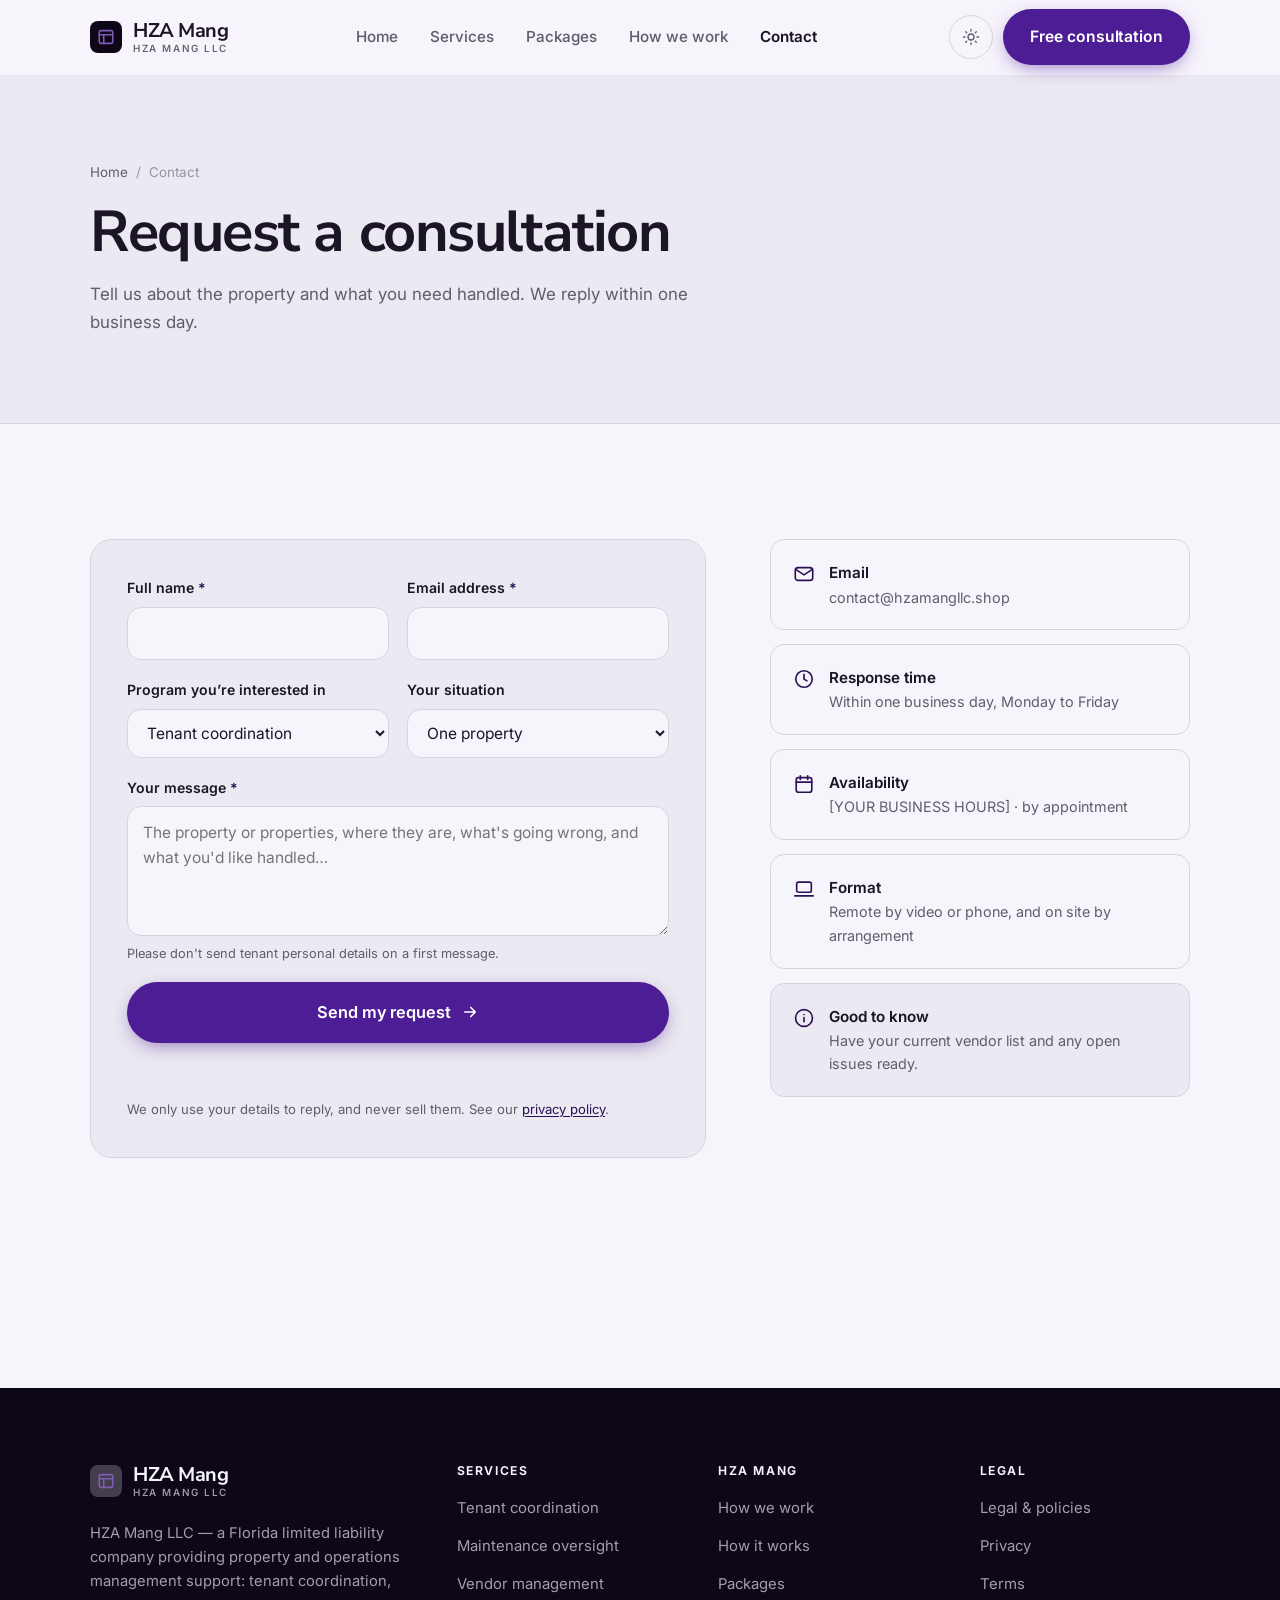
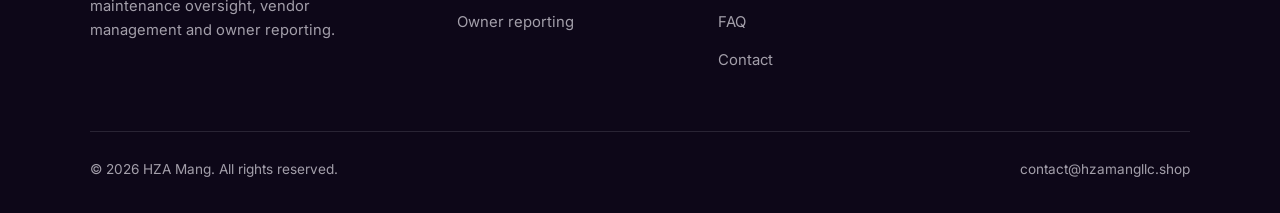
<file: contact.html>
<!DOCTYPE html>
<html lang="en" class="no-js">
<head>
<meta charset="utf-8">
<meta name="viewport" content="width=device-width, initial-scale=1">
<title>Contact — HZA Mang</title>
<meta name="description" content="Contact HZA Mang LLC. We reply within one business day.">
<link rel="canonical" href="https://hzamangllc.shop/contact.html">

<meta property="og:type" content="website">
<meta property="og:url" content="https://hzamangllc.shop/contact.html">
<meta property="og:site_name" content="HZA Mang">
<meta property="og:locale" content="en_US">
<meta property="og:title" content="Contact — HZA Mang">
<meta property="og:description" content="Contact HZA Mang LLC. We reply within one business day.">
<meta name="theme-color" content="#0d0718">

<link rel="icon" href="assets/img/favicon.svg" type="image/svg+xml">
<link rel="preconnect" href="https://fonts.googleapis.com">
<link rel="preconnect" href="https://fonts.gstatic.com" crossorigin>
<link rel="stylesheet" href="https://fonts.googleapis.com/css2?family=Nunito+Sans:opsz,wght@6..12,400..800&family=Inter:wght@400..700&display=swap">
<link rel="stylesheet" href="assets/css/style.css">

<!-- Thème appliqué avant le premier rendu (évite le flash) -->
<script>
document.documentElement.classList.remove('no-js');
(function(){try{var t=localStorage.getItem('site-theme');if(t){document.documentElement.setAttribute('data-theme',t);}}catch(e){}})();
</script>
</head>

<body>
<a class="skip-link" href="#main">Skip to main content</a>

<header class="site-header">
  <nav class="wrap nav" aria-label="Main navigation">
    <a class="brand" href="index.html">
      <svg class="brand__mark" viewBox="0 0 64 64" aria-hidden="true">
        <rect class="bm-bg" width="64" height="64" rx="16"/>
        <g class="bm-ic" transform="translate(14 14) scale(1.5)" fill="none" stroke-width="2.1" stroke-linecap="round" stroke-linejoin="round"><rect x="3" y="3.5" width="18" height="17" rx="2.5"/><path d="M3 9h18M9 9v11.5"/></g>
      </svg>
      <span>HZA Mang<span class="brand__sub">HZA Mang LLC</span></span>
    </a>

    <ul class="nav__links" id="nav-links">
      <li><a href="index.html">Home</a></li>
      <li><a href="programs.html">Services</a></li>
      <li><a href="index.html#pricing">Packages</a></li>
      <li><a href="about.html">How we work</a></li>
      <li><a href="contact.html" aria-current="page">Contact</a></li>
      <li><a class="btn btn--primary" href="contact.html">Free consultation</a></li>
    </ul>

    <div class="nav__cta">
      <button class="theme-toggle" type="button" aria-label="Switch to dark theme">
        <svg class="icon-sun" viewBox="0 0 24 24" fill="none" stroke="currentColor" stroke-width="1.8" stroke-linecap="round" aria-hidden="true"><circle cx="12" cy="12" r="4"/><path d="M12 2v2m0 16v2M2 12h2m16 0h2M4.9 4.9l1.4 1.4m11.4 11.4 1.4 1.4M19.1 4.9l-1.4 1.4M6.3 17.7l-1.4 1.4"/></svg>
        <svg class="icon-moon" viewBox="0 0 24 24" fill="none" stroke="currentColor" stroke-width="1.8" stroke-linecap="round" stroke-linejoin="round" aria-hidden="true"><path d="M21 12.8A9 9 0 1 1 11.2 3a7 7 0 0 0 9.8 9.8z"/></svg>
      </button>
      <a class="btn btn--primary" href="contact.html">Free consultation</a>
      <button class="nav__toggle" type="button" aria-expanded="false" aria-controls="nav-links" aria-label="Open menu">
        <svg class="icon-open" viewBox="0 0 24 24" fill="none" stroke="currentColor" stroke-width="2" stroke-linecap="round" aria-hidden="true"><path d="M3 6h18M3 12h18M3 18h18"/></svg>
        <svg class="icon-close" viewBox="0 0 24 24" fill="none" stroke="currentColor" stroke-width="2" stroke-linecap="round" aria-hidden="true"><path d="M6 6l12 12M18 6L6 18"/></svg>
      </button>
    </div>
  </nav>
</header>

<main id="main">

<section class="page-head">
  <div class="wrap">
    <nav class="breadcrumb" aria-label="Breadcrumb">
      <a href="index.html">Home</a><span>/</span><span aria-current="page">Contact</span>
    </nav>
    <h1>Request a consultation</h1>
    <p>Tell us about the property and what you need handled. We reply within one business day.</p>
  </div>
</section>

<section class="section wrap">
  <div class="form-layout">

    <!--
      FORM: the action attribute holds a placeholder id. Create a free form at
      https://formspree.io and replace VOTRE_ID_FORMSPREE. Until then, the button
      opens the visitor's email app with a pre-filled message to contact@hzamangllc.shop.
    -->
    <form class="form" id="contact-form" action="https://formspree.io/f/VOTRE_ID_FORMSPREE" method="POST"
          data-email="contact@hzamangllc.shop" data-subject="Consultation request"
          data-msg-mail="Your email app will open with the message ready to send." data-msg-sending="Sending…"
          data-msg-ok="Thanks! Your message is on its way. We reply within one business day." data-msg-err="Sending failed. Please email us directly at">
      <div class="form__row">
        <div class="field">
          <label for="nom">Full name <span class="req" aria-hidden="true">*</span></label>
          <input type="text" id="nom" name="nom" autocomplete="name" required>
        </div>
        <div class="field">
          <label for="email">Email address <span class="req" aria-hidden="true">*</span></label>
          <input type="email" id="email" name="email" autocomplete="email" required>
        </div>
      </div>

      <div class="form__row">
        <div class="field">
          <label for="programme">Program you’re interested in</label>
          <select id="programme" name="programme">
            <option>Tenant coordination</option>
            <option>Maintenance oversight</option>
            <option>Vendor management</option>
            <option>Owner reporting</option>
            <option>Not sure yet</option>
          </select>
        </div>
        <div class="field">
          <label for="niveau">Your situation</label>
          <select id="niveau" name="niveau">
            <option>One property</option>
            <option>Several units</option>
            <option>Commercial site</option>
            <option>Currently self-managing</option>
          </select>
        </div>
      </div>

      <div class="field">
        <label for="message">Your message <span class="req" aria-hidden="true">*</span></label>
        <textarea id="message" name="message" required placeholder="The property or properties, where they are, what's going wrong, and what you'd like handled…"></textarea>
        <span class="field__hint">Please don't send tenant personal details on a first message.</span>
      </div>

      <!-- Bot trap: hidden from humans -->
      <div class="visually-hidden" aria-hidden="true">
        <label for="site-web">Leave this field empty</label>
        <input type="text" id="site-web" name="_gotcha" tabindex="-1" autocomplete="off">
      </div>

      <button class="btn btn--primary btn--lg" type="submit">Send my request <svg viewBox="0 0 24 24" fill="none" stroke="currentColor" stroke-width="2.2" stroke-linecap="round" stroke-linejoin="round" aria-hidden="true"><path d="M5 12h14M13 6l6 6-6 6"/></svg></button>

      <p id="form-status" class="form__status" role="status" aria-live="polite"></p>

      <p class="form__note">
        We only use your details to reply, and never sell them. See our <a href="legal.html#privacy">privacy policy</a>.
      </p>
    </form>

    <aside class="contact-aside">
      <div class="contact-card">
        <svg viewBox="0 0 24 24" fill="none" stroke="currentColor" stroke-width="1.8" stroke-linecap="round" stroke-linejoin="round" aria-hidden="true"><rect x="2.5" y="5" width="19" height="14" rx="3"/><path d="M3 7l9 6 9-6"/></svg>
        <div><b>Email</b><a href="mailto:contact@hzamangllc.shop">contact@hzamangllc.shop</a></div>
      </div>
      <div class="contact-card">
        <svg viewBox="0 0 24 24" fill="none" stroke="currentColor" stroke-width="1.8" stroke-linecap="round" stroke-linejoin="round" aria-hidden="true"><circle cx="12" cy="12" r="9"/><path d="M12 7v5l3.2 2"/></svg>
        <div><b>Response time</b><span>Within one business day, Monday to Friday</span></div>
      </div>
      <div class="contact-card">
        <svg viewBox="0 0 24 24" fill="none" stroke="currentColor" stroke-width="1.8" stroke-linecap="round" stroke-linejoin="round" aria-hidden="true"><rect x="3.5" y="5" width="17" height="16" rx="2.5"/><path d="M8 3v4M16 3v4M3.5 10h17"/></svg>
        <div><b>Availability</b><span>[YOUR BUSINESS HOURS] · by appointment</span></div>
      </div>
      <div class="contact-card">
        <svg viewBox="0 0 24 24" fill="none" stroke="currentColor" stroke-width="1.8" stroke-linecap="round" stroke-linejoin="round" aria-hidden="true"><rect x="4" y="4.5" width="16" height="11" rx="2"/><path d="M2 19.5h20"/></svg>
        <div><b>Format</b><span>Remote by video or phone, and on site by arrangement</span></div>
      </div>
      <div class="contact-card contact-card--soft">
        <svg viewBox="0 0 24 24" fill="none" stroke="currentColor" stroke-width="1.8" stroke-linecap="round" stroke-linejoin="round" aria-hidden="true"><circle cx="12" cy="12" r="9.2"/><path d="M12 16v-4.5M12 8.2v.1"/></svg>
        <div><b>Good to know</b><span>Have your current vendor list and any open issues ready.</span></div>
      </div>
    </aside>

  </div>
</section>

</main>

<footer class="site-footer">
  <div class="wrap">
    <div class="footer__grid">
      <div class="footer__brand">
        <a class="brand" href="index.html">
          <svg class="brand__mark" viewBox="0 0 64 64" aria-hidden="true">
        <rect class="bm-bg" width="64" height="64" rx="16"/>
        <g class="bm-ic" transform="translate(14 14) scale(1.5)" fill="none" stroke-width="2.1" stroke-linecap="round" stroke-linejoin="round"><rect x="3" y="3.5" width="18" height="17" rx="2.5"/><path d="M3 9h18M9 9v11.5"/></g>
      </svg>
          <span>HZA Mang<span class="brand__sub">HZA Mang LLC</span></span>
        </a>
        <p>HZA Mang LLC — a Florida limited liability company providing property and operations management support: tenant coordination, maintenance oversight, vendor management and owner reporting.</p>
      </div>

      <div class="footer__col">
        <h4>Services</h4>
        <ul>
          <li><a href="programs.html#tenants">Tenant coordination</a></li>
          <li><a href="programs.html#maintenance">Maintenance oversight</a></li>
          <li><a href="programs.html#vendors">Vendor management</a></li>
          <li><a href="programs.html#reporting">Owner reporting</a></li>
        </ul>
      </div>

      <div class="footer__col">
        <h4>HZA Mang</h4>
        <ul>
          <li><a href="about.html">How we work</a></li>
          <li><a href="index.html#how-it-works">How it works</a></li>
          <li><a href="index.html#pricing">Packages</a></li>
          <li><a href="index.html#faq">FAQ</a></li>
          <li><a href="contact.html">Contact</a></li>
        </ul>
      </div>

      <div class="footer__col">
        <h4>Legal</h4>
        <ul>
          <li><a href="legal.html">Legal &amp; policies</a></li>
          <li><a href="legal.html#privacy">Privacy</a></li>
          <li><a href="legal.html#terms">Terms</a></li>
        </ul>
      </div>
    </div>

    <div class="footer__bottom">
      <p>© <span data-year>2026</span> HZA Mang. All rights reserved.</p>
      <p><a href="mailto:contact@hzamangllc.shop">contact@hzamangllc.shop</a></p>
    </div>
  </div>
</footer>

<script src="assets/js/main.js" defer></script>
</body>
</html>
</file>
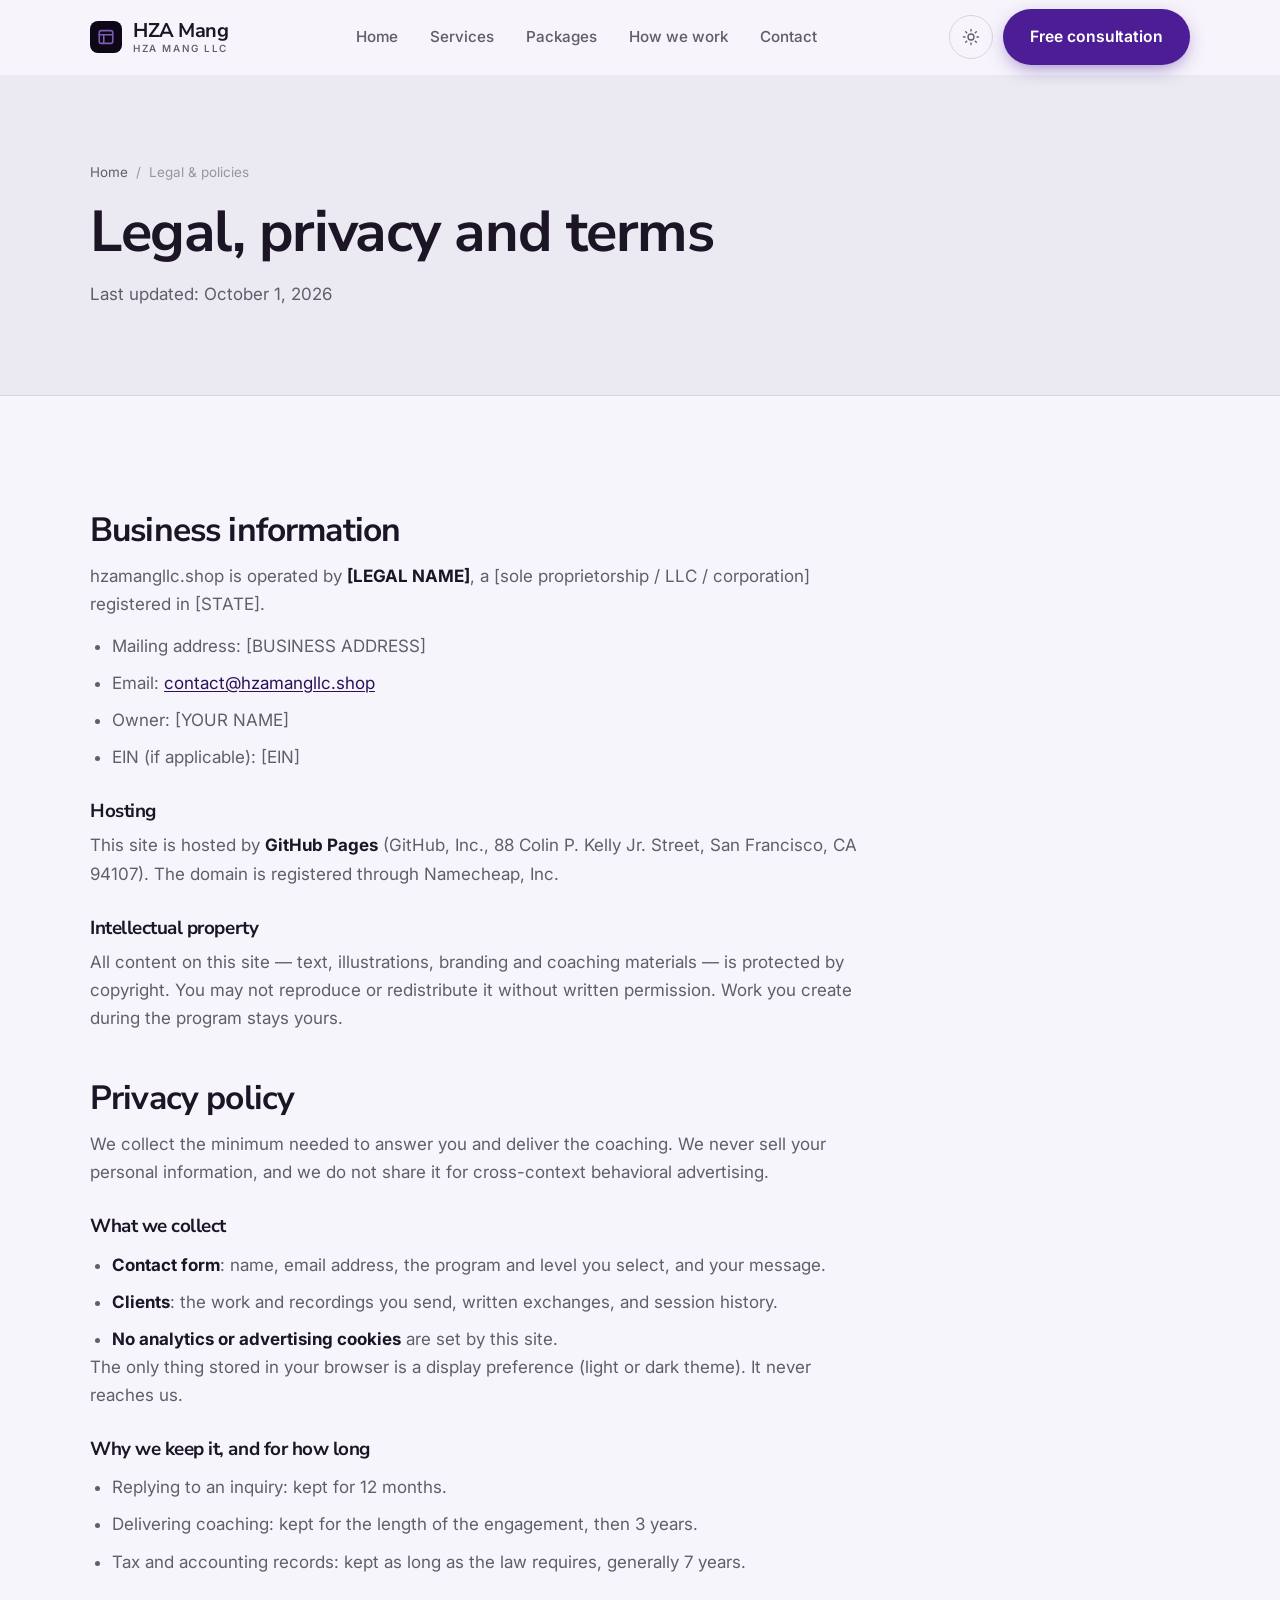
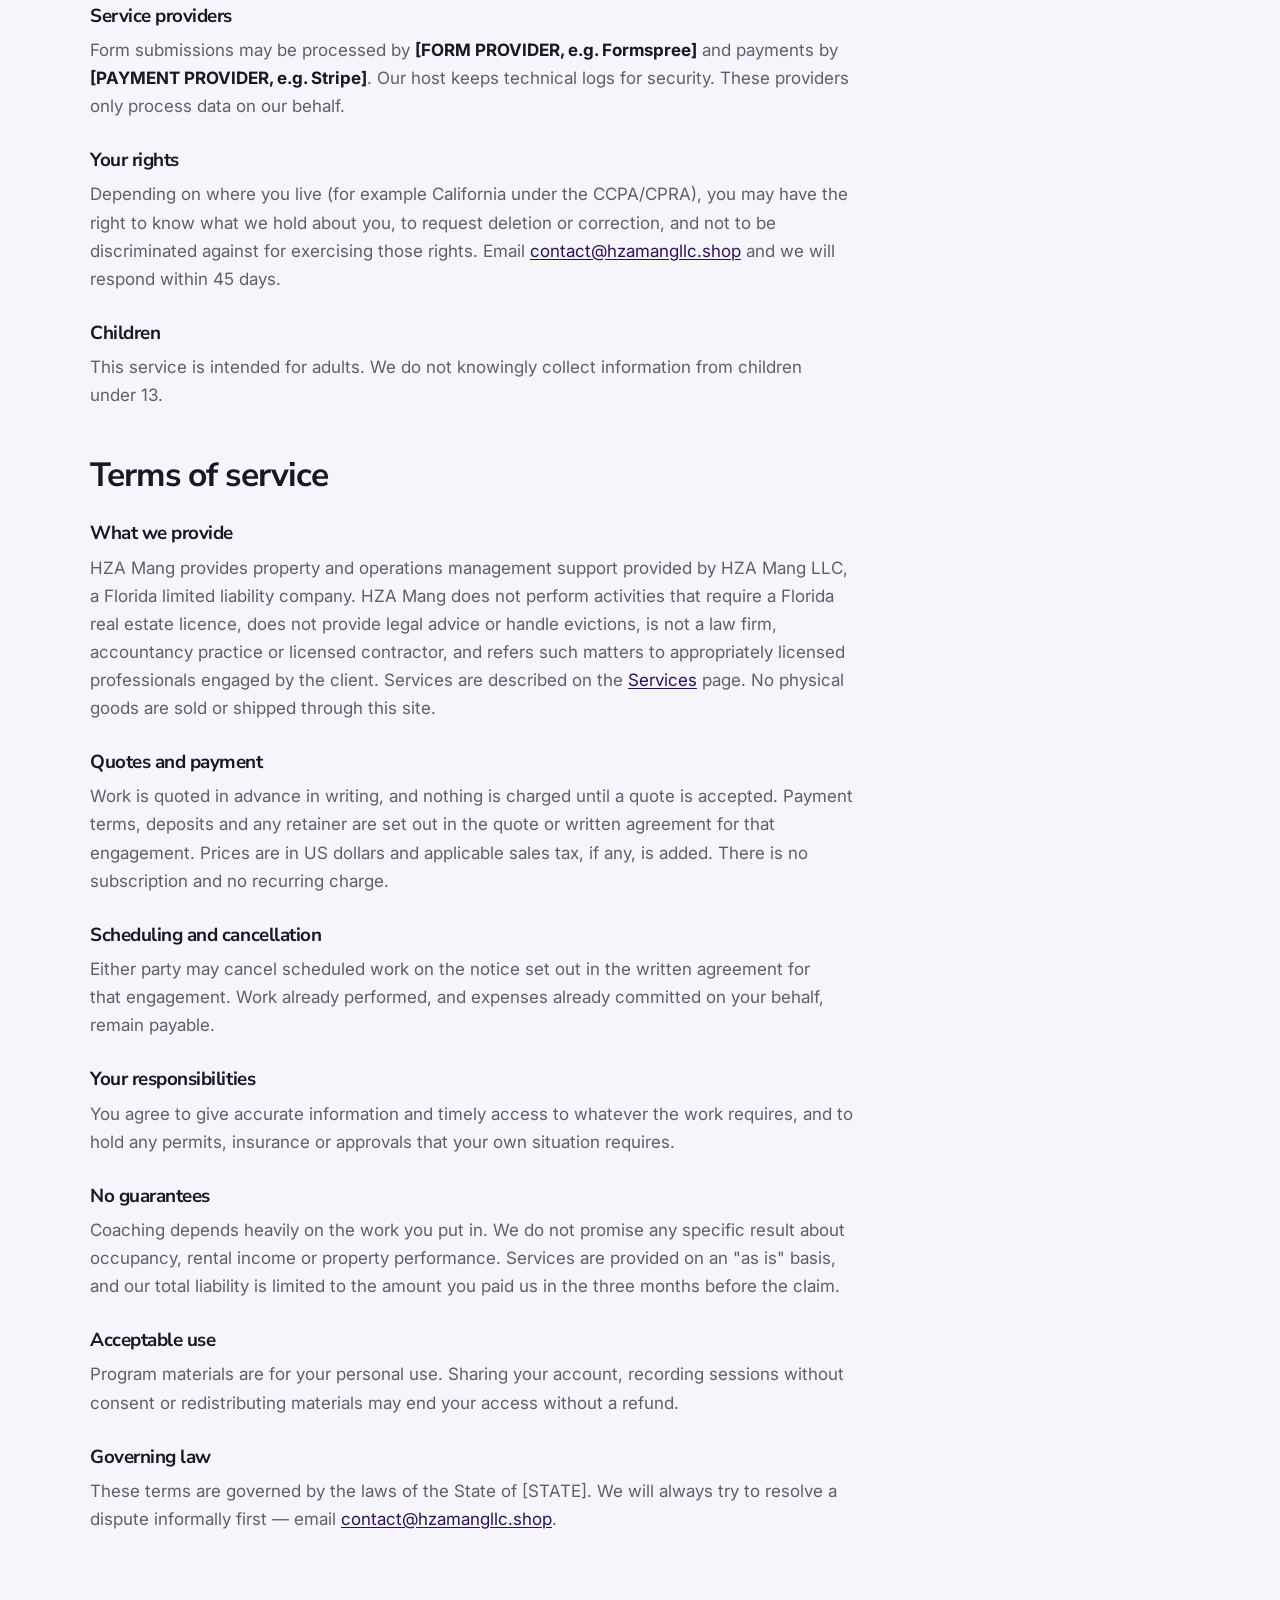
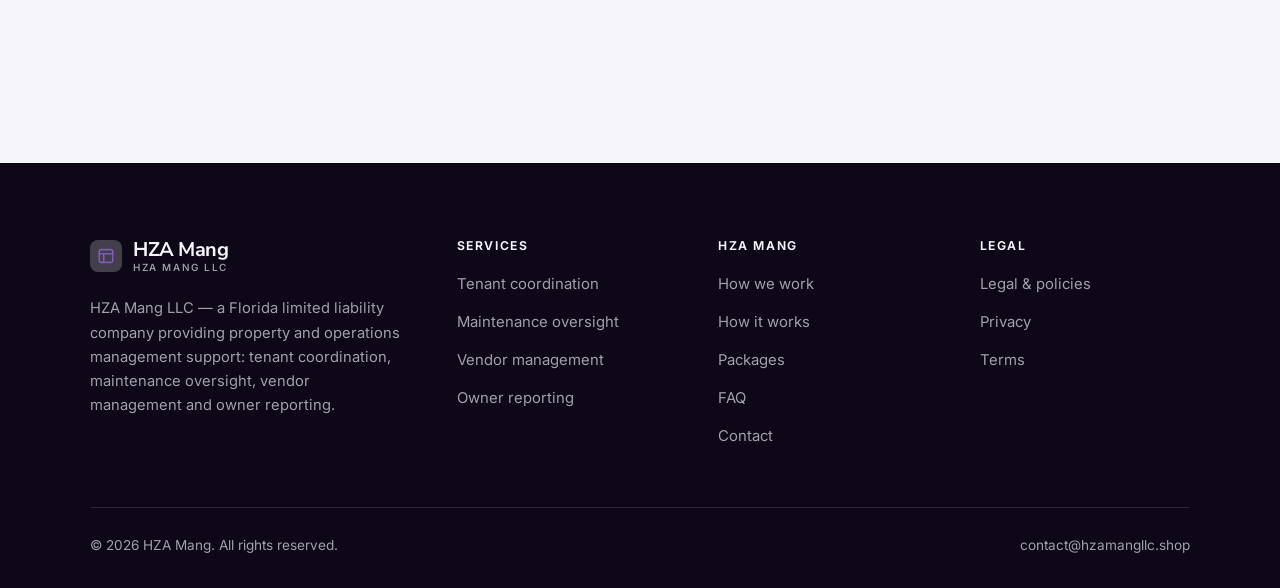
<file: legal.html>
<!DOCTYPE html>
<html lang="en" class="no-js">
<head>
<meta charset="utf-8">
<meta name="viewport" content="width=device-width, initial-scale=1">
<title>Legal, privacy and terms — HZA Mang</title>
<meta name="description" content="Business information, privacy policy and terms of service for HZA Mang.">
<meta name="robots" content="noindex">

<meta property="og:type" content="website">
<meta property="og:url" content="https://hzamangllc.shop/legal.html">
<meta property="og:site_name" content="HZA Mang">
<meta property="og:locale" content="en_US">
<meta property="og:title" content="Legal, privacy and terms — HZA Mang">
<meta property="og:description" content="Business information, privacy policy and terms of service for HZA Mang.">
<meta name="theme-color" content="#0d0718">

<link rel="icon" href="assets/img/favicon.svg" type="image/svg+xml">
<link rel="preconnect" href="https://fonts.googleapis.com">
<link rel="preconnect" href="https://fonts.gstatic.com" crossorigin>
<link rel="stylesheet" href="https://fonts.googleapis.com/css2?family=Nunito+Sans:opsz,wght@6..12,400..800&family=Inter:wght@400..700&display=swap">
<link rel="stylesheet" href="assets/css/style.css">

<!-- Thème appliqué avant le premier rendu (évite le flash) -->
<script>
document.documentElement.classList.remove('no-js');
(function(){try{var t=localStorage.getItem('site-theme');if(t){document.documentElement.setAttribute('data-theme',t);}}catch(e){}})();
</script>
</head>

<body>
<a class="skip-link" href="#main">Skip to main content</a>

<header class="site-header">
  <nav class="wrap nav" aria-label="Main navigation">
    <a class="brand" href="index.html">
      <svg class="brand__mark" viewBox="0 0 64 64" aria-hidden="true">
        <rect class="bm-bg" width="64" height="64" rx="16"/>
        <g class="bm-ic" transform="translate(14 14) scale(1.5)" fill="none" stroke-width="2.1" stroke-linecap="round" stroke-linejoin="round"><rect x="3" y="3.5" width="18" height="17" rx="2.5"/><path d="M3 9h18M9 9v11.5"/></g>
      </svg>
      <span>HZA Mang<span class="brand__sub">HZA Mang LLC</span></span>
    </a>

    <ul class="nav__links" id="nav-links">
      <li><a href="index.html">Home</a></li>
      <li><a href="programs.html">Services</a></li>
      <li><a href="index.html#pricing">Packages</a></li>
      <li><a href="about.html">How we work</a></li>
      <li><a href="contact.html">Contact</a></li>
      <li><a class="btn btn--primary" href="contact.html">Free consultation</a></li>
    </ul>

    <div class="nav__cta">
      <button class="theme-toggle" type="button" aria-label="Switch to dark theme">
        <svg class="icon-sun" viewBox="0 0 24 24" fill="none" stroke="currentColor" stroke-width="1.8" stroke-linecap="round" aria-hidden="true"><circle cx="12" cy="12" r="4"/><path d="M12 2v2m0 16v2M2 12h2m16 0h2M4.9 4.9l1.4 1.4m11.4 11.4 1.4 1.4M19.1 4.9l-1.4 1.4M6.3 17.7l-1.4 1.4"/></svg>
        <svg class="icon-moon" viewBox="0 0 24 24" fill="none" stroke="currentColor" stroke-width="1.8" stroke-linecap="round" stroke-linejoin="round" aria-hidden="true"><path d="M21 12.8A9 9 0 1 1 11.2 3a7 7 0 0 0 9.8 9.8z"/></svg>
      </button>
      <a class="btn btn--primary" href="contact.html">Free consultation</a>
      <button class="nav__toggle" type="button" aria-expanded="false" aria-controls="nav-links" aria-label="Open menu">
        <svg class="icon-open" viewBox="0 0 24 24" fill="none" stroke="currentColor" stroke-width="2" stroke-linecap="round" aria-hidden="true"><path d="M3 6h18M3 12h18M3 18h18"/></svg>
        <svg class="icon-close" viewBox="0 0 24 24" fill="none" stroke="currentColor" stroke-width="2" stroke-linecap="round" aria-hidden="true"><path d="M6 6l12 12M18 6L6 18"/></svg>
      </button>
    </div>
  </nav>
</header>

<main id="main">

<section class="page-head">
  <div class="wrap">
    <nav class="breadcrumb" aria-label="Breadcrumb">
      <a href="index.html">Home</a><span>/</span><span aria-current="page">Legal &amp; policies</span>
    </nav>
    <h1>Legal, privacy and terms</h1>
    <p>Last updated: <time datetime="2026-10-01">October 1, 2026</time></p>
  </div>
</section>

<section class="section wrap">
  <div class="prose">

    <!--
      TO DO: this is a skeleton, not legal advice. Replace every [BRACKET] with
      your real details before selling, and have a lawyer review it if you can.
      Consumer protection rules differ by state.
    -->

    <h2 id="business">Business information</h2>
    <p>
      hzamangllc.shop is operated by <strong>[LEGAL NAME]</strong>, a [sole proprietorship / LLC / corporation]
      registered in [STATE].
    </p>
    <ul>
      <li>Mailing address: [BUSINESS ADDRESS]</li>
      <li>Email: <a href="mailto:contact@hzamangllc.shop">contact@hzamangllc.shop</a></li>
      <li>Owner: [YOUR NAME]</li>
      <li>EIN (if applicable): [EIN]</li>
    </ul>

    <h3>Hosting</h3>
    <p>
      This site is hosted by <strong>GitHub Pages</strong> (GitHub, Inc., 88 Colin P. Kelly Jr. Street,
      San Francisco, CA 94107). The domain is registered through Namecheap, Inc.
    </p>

    <h3>Intellectual property</h3>
    <p>
      All content on this site — text, illustrations, branding and coaching materials — is protected by
      copyright. You may not reproduce or redistribute it without written permission. Work you create during
      the program stays yours.
    </p>

    <h2 id="privacy">Privacy policy</h2>
    <p>
      We collect the minimum needed to answer you and deliver the coaching. We never sell your personal
      information, and we do not share it for cross-context behavioral advertising.
    </p>
    <h3>What we collect</h3>
    <ul>
      <li><strong>Contact form</strong>: name, email address, the program and level you select, and your message.</li>
      <li><strong>Clients</strong>: the work and recordings you send, written exchanges, and session history.</li>
      <li><strong>No analytics or advertising cookies</strong> are set by this site.</li>
    </ul>
    <p>
      The only thing stored in your browser is a display preference (light or dark theme). It never reaches us.
    </p>
    <h3>Why we keep it, and for how long</h3>
    <ul>
      <li>Replying to an inquiry: kept for 12 months.</li>
      <li>Delivering coaching: kept for the length of the engagement, then 3 years.</li>
      <li>Tax and accounting records: kept as long as the law requires, generally 7 years.</li>
    </ul>
    <h3>Service providers</h3>
    <p>
      Form submissions may be processed by <strong>[FORM PROVIDER, e.g. Formspree]</strong> and payments by
      <strong>[PAYMENT PROVIDER, e.g. Stripe]</strong>. Our host keeps technical logs for security. These
      providers only process data on our behalf.
    </p>
    <h3>Your rights</h3>
    <p>
      Depending on where you live (for example California under the CCPA/CPRA), you may have the right to
      know what we hold about you, to request deletion or correction, and not to be discriminated against for
      exercising those rights. Email <a href="mailto:contact@hzamangllc.shop">contact@hzamangllc.shop</a> and we will respond within 45 days.
    </p>
    <h3>Children</h3>
    <p>
      This service is intended for adults. We do not knowingly collect information from children under 13.
    </p>

    <h2 id="terms">Terms of service</h2>
    <h3>What we provide</h3>
    <p>
      HZA Mang provides property and operations management support provided by HZA Mang LLC, a Florida limited liability company. HZA Mang does not perform activities that require a Florida real estate licence, does not provide legal advice or handle evictions, is not a law firm, accountancy practice or licensed contractor, and refers such matters to appropriately licensed professionals engaged by the client. Services are described on the
      <a href="programs.html">Services</a> page. No physical goods are sold or shipped through this site.
    </p>
    <h3>Quotes and payment</h3>
    <p>
      Work is quoted in advance in writing, and nothing is charged until a quote is accepted. Payment terms,
      deposits and any retainer are set out in the quote or written agreement for that engagement. Prices are in
      US dollars and applicable sales tax, if any, is added. There is no subscription and no recurring charge.
    </p>
    <h3>Scheduling and cancellation</h3>
    <p>
      Either party may cancel scheduled work on the notice set out in the written agreement for that engagement.
      Work already performed, and expenses already committed on your behalf, remain payable.
    </p>
    <h3>Your responsibilities</h3>
    <p>
      You agree to give accurate information and timely access to whatever the work requires, and to hold any
      permits, insurance or approvals that your own situation requires.
    </p>

    <h3>No guarantees</h3>
    <p>
      Coaching depends heavily on the work you put in. We do not promise any specific result
      about occupancy, rental income or property performance. Services are provided on an "as is" basis, and our total
      liability is limited to the amount you paid us in the three months before the claim.
    </p>
    <h3>Acceptable use</h3>
    <p>
      Program materials are for your personal use. Sharing your account, recording sessions without consent
      or redistributing materials may end your access without a refund.
    </p>
    <h3>Governing law</h3>
    <p>
      These terms are governed by the laws of the State of [STATE]. We will always try to resolve a dispute
      informally first — email <a href="mailto:contact@hzamangllc.shop">contact@hzamangllc.shop</a>.
    </p>

  </div>
</section>

</main>

<footer class="site-footer">
  <div class="wrap">
    <div class="footer__grid">
      <div class="footer__brand">
        <a class="brand" href="index.html">
          <svg class="brand__mark" viewBox="0 0 64 64" aria-hidden="true">
        <rect class="bm-bg" width="64" height="64" rx="16"/>
        <g class="bm-ic" transform="translate(14 14) scale(1.5)" fill="none" stroke-width="2.1" stroke-linecap="round" stroke-linejoin="round"><rect x="3" y="3.5" width="18" height="17" rx="2.5"/><path d="M3 9h18M9 9v11.5"/></g>
      </svg>
          <span>HZA Mang<span class="brand__sub">HZA Mang LLC</span></span>
        </a>
        <p>HZA Mang LLC — a Florida limited liability company providing property and operations management support: tenant coordination, maintenance oversight, vendor management and owner reporting.</p>
      </div>

      <div class="footer__col">
        <h4>Services</h4>
        <ul>
          <li><a href="programs.html#tenants">Tenant coordination</a></li>
          <li><a href="programs.html#maintenance">Maintenance oversight</a></li>
          <li><a href="programs.html#vendors">Vendor management</a></li>
          <li><a href="programs.html#reporting">Owner reporting</a></li>
        </ul>
      </div>

      <div class="footer__col">
        <h4>HZA Mang</h4>
        <ul>
          <li><a href="about.html">How we work</a></li>
          <li><a href="index.html#how-it-works">How it works</a></li>
          <li><a href="index.html#pricing">Packages</a></li>
          <li><a href="index.html#faq">FAQ</a></li>
          <li><a href="contact.html">Contact</a></li>
        </ul>
      </div>

      <div class="footer__col">
        <h4>Legal</h4>
        <ul>
          <li><a href="legal.html">Legal &amp; policies</a></li>
          <li><a href="legal.html#privacy">Privacy</a></li>
          <li><a href="legal.html#terms">Terms</a></li>
        </ul>
      </div>
    </div>

    <div class="footer__bottom">
      <p>© <span data-year>2026</span> HZA Mang. All rights reserved.</p>
      <p><a href="mailto:contact@hzamangllc.shop">contact@hzamangllc.shop</a></p>
    </div>
  </div>
</footer>

<script src="assets/js/main.js" defer></script>
</body>
</html>
</file>
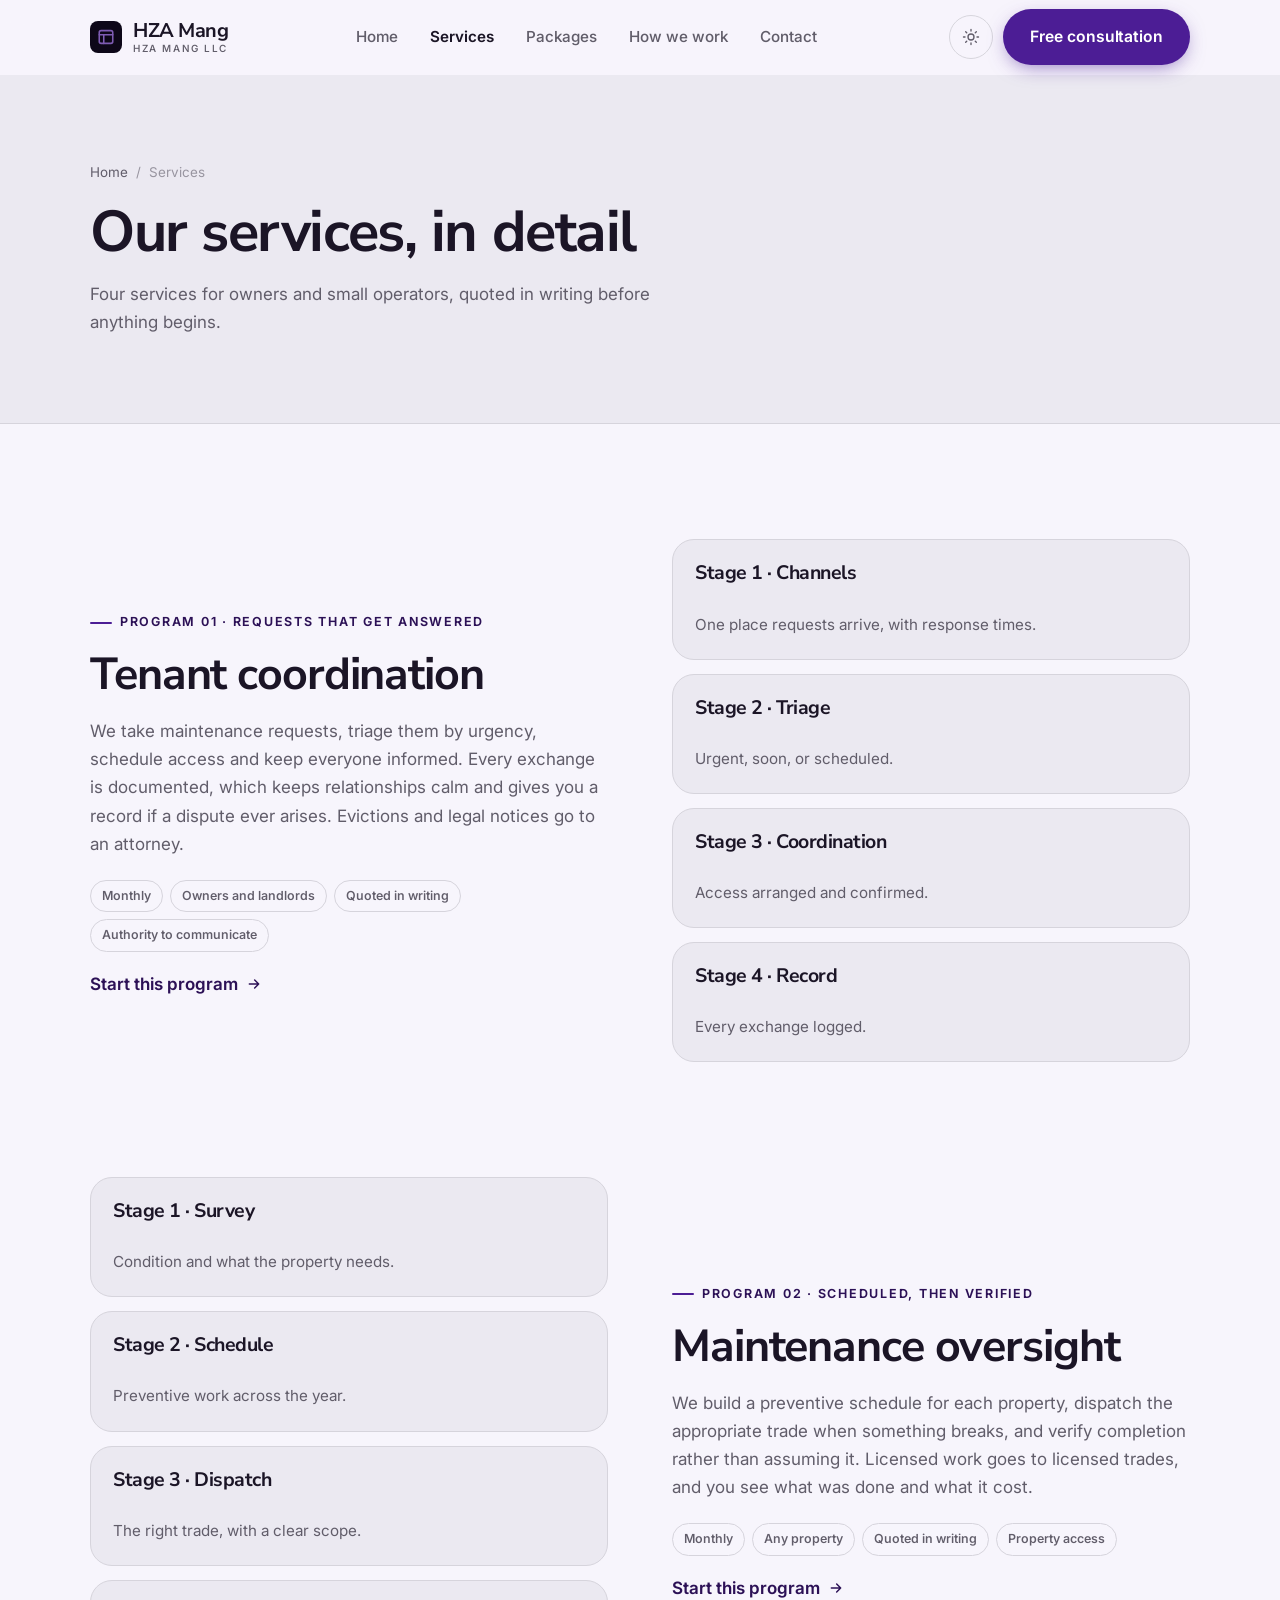
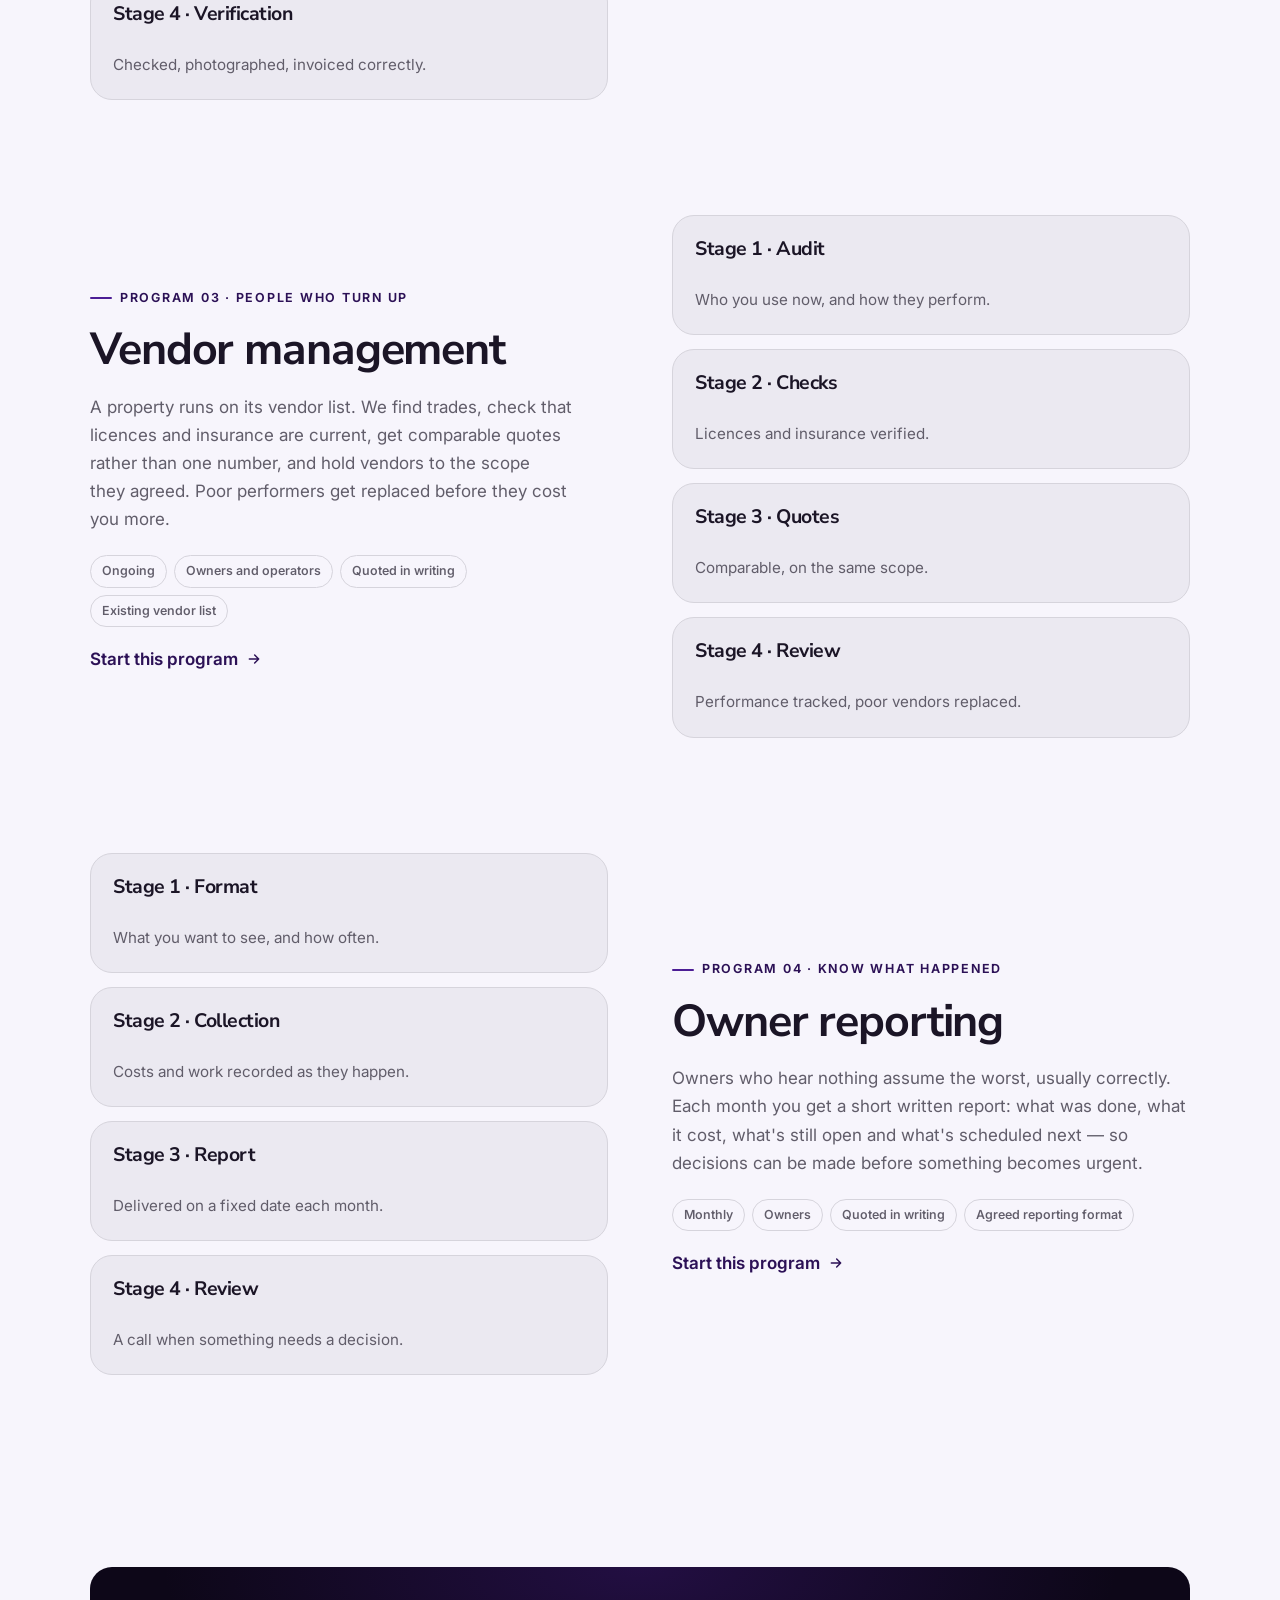
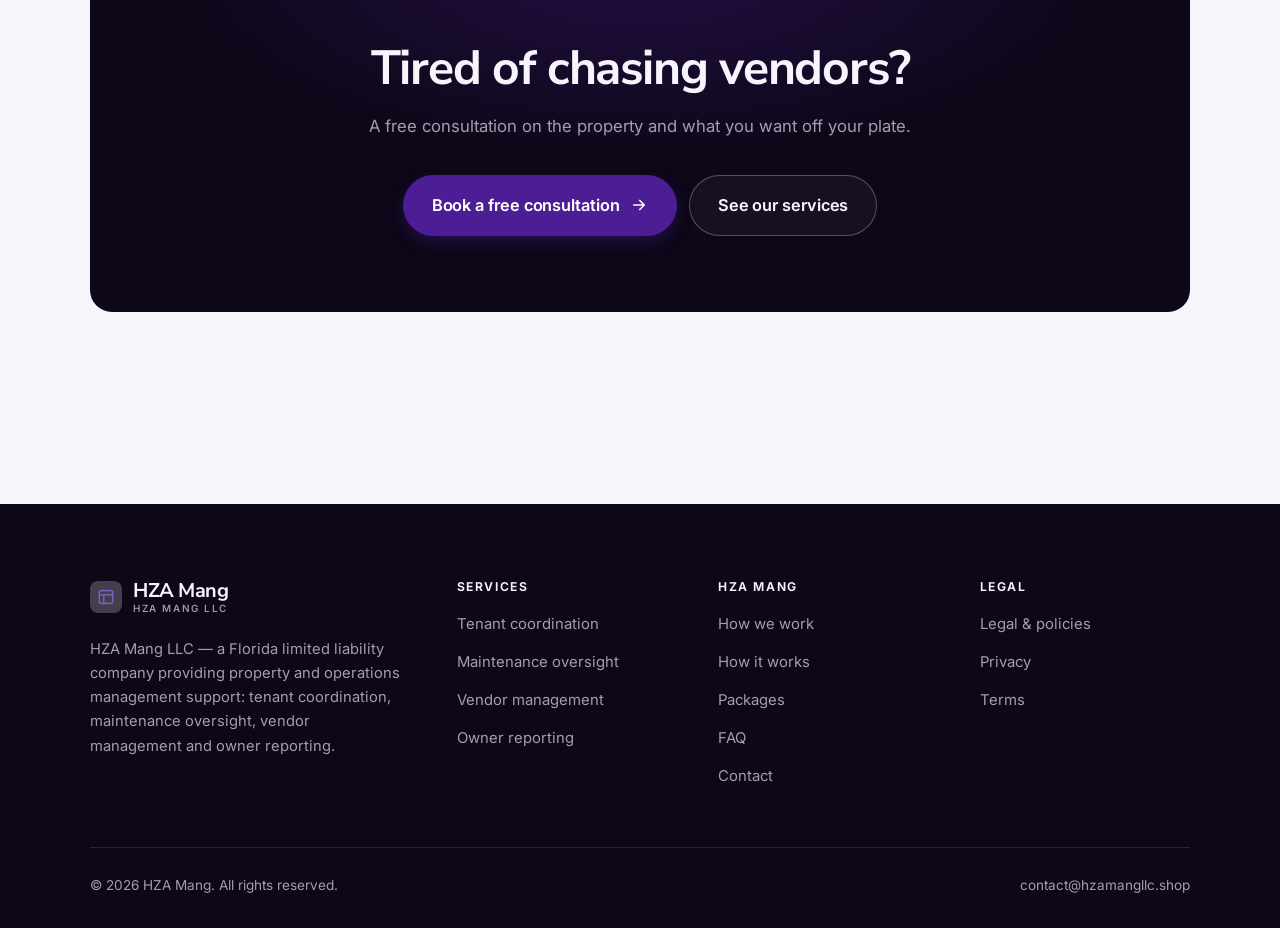
<file: programs.html>
<!DOCTYPE html>
<html lang="en" class="no-js">
<head>
<meta charset="utf-8">
<meta name="viewport" content="width=device-width, initial-scale=1">
<title>Services — HZA Mang</title>
<meta name="description" content="Services of HZA Mang LLC: tenant coordination, maintenance oversight, vendor management, owner reporting.">
<link rel="canonical" href="https://hzamangllc.shop/programs.html">

<meta property="og:type" content="website">
<meta property="og:url" content="https://hzamangllc.shop/programs.html">
<meta property="og:site_name" content="HZA Mang">
<meta property="og:locale" content="en_US">
<meta property="og:title" content="Services — HZA Mang">
<meta property="og:description" content="Services of HZA Mang LLC: tenant coordination, maintenance oversight, vendor management, owner reporting.">
<meta name="theme-color" content="#0d0718">

<link rel="icon" href="assets/img/favicon.svg" type="image/svg+xml">
<link rel="preconnect" href="https://fonts.googleapis.com">
<link rel="preconnect" href="https://fonts.gstatic.com" crossorigin>
<link rel="stylesheet" href="https://fonts.googleapis.com/css2?family=Nunito+Sans:opsz,wght@6..12,400..800&family=Inter:wght@400..700&display=swap">
<link rel="stylesheet" href="assets/css/style.css">

<!-- Thème appliqué avant le premier rendu (évite le flash) -->
<script>
document.documentElement.classList.remove('no-js');
(function(){try{var t=localStorage.getItem('site-theme');if(t){document.documentElement.setAttribute('data-theme',t);}}catch(e){}})();
</script>
</head>

<body>
<a class="skip-link" href="#main">Skip to main content</a>

<header class="site-header">
  <nav class="wrap nav" aria-label="Main navigation">
    <a class="brand" href="index.html">
      <svg class="brand__mark" viewBox="0 0 64 64" aria-hidden="true">
        <rect class="bm-bg" width="64" height="64" rx="16"/>
        <g class="bm-ic" transform="translate(14 14) scale(1.5)" fill="none" stroke-width="2.1" stroke-linecap="round" stroke-linejoin="round"><rect x="3" y="3.5" width="18" height="17" rx="2.5"/><path d="M3 9h18M9 9v11.5"/></g>
      </svg>
      <span>HZA Mang<span class="brand__sub">HZA Mang LLC</span></span>
    </a>

    <ul class="nav__links" id="nav-links">
      <li><a href="index.html">Home</a></li>
      <li><a href="programs.html" aria-current="page">Services</a></li>
      <li><a href="index.html#pricing">Packages</a></li>
      <li><a href="about.html">How we work</a></li>
      <li><a href="contact.html">Contact</a></li>
      <li><a class="btn btn--primary" href="contact.html">Free consultation</a></li>
    </ul>

    <div class="nav__cta">
      <button class="theme-toggle" type="button" aria-label="Switch to dark theme">
        <svg class="icon-sun" viewBox="0 0 24 24" fill="none" stroke="currentColor" stroke-width="1.8" stroke-linecap="round" aria-hidden="true"><circle cx="12" cy="12" r="4"/><path d="M12 2v2m0 16v2M2 12h2m16 0h2M4.9 4.9l1.4 1.4m11.4 11.4 1.4 1.4M19.1 4.9l-1.4 1.4M6.3 17.7l-1.4 1.4"/></svg>
        <svg class="icon-moon" viewBox="0 0 24 24" fill="none" stroke="currentColor" stroke-width="1.8" stroke-linecap="round" stroke-linejoin="round" aria-hidden="true"><path d="M21 12.8A9 9 0 1 1 11.2 3a7 7 0 0 0 9.8 9.8z"/></svg>
      </button>
      <a class="btn btn--primary" href="contact.html">Free consultation</a>
      <button class="nav__toggle" type="button" aria-expanded="false" aria-controls="nav-links" aria-label="Open menu">
        <svg class="icon-open" viewBox="0 0 24 24" fill="none" stroke="currentColor" stroke-width="2" stroke-linecap="round" aria-hidden="true"><path d="M3 6h18M3 12h18M3 18h18"/></svg>
        <svg class="icon-close" viewBox="0 0 24 24" fill="none" stroke="currentColor" stroke-width="2" stroke-linecap="round" aria-hidden="true"><path d="M6 6l12 12M18 6L6 18"/></svg>
      </button>
    </div>
  </nav>
</header>

<main id="main">

<section class="page-head">
  <div class="wrap">
    <nav class="breadcrumb" aria-label="Breadcrumb">
      <a href="index.html">Home</a><span>/</span><span aria-current="page">Services</span>
    </nav>
    <h1>Our services, in detail</h1>
    <p>Four services for owners and small operators, quoted in writing before anything begins.</p>
  </div>
</section>

<section class="section wrap" id="tenants">
  <div class="split reveal">
    <div>
      <span class="eyebrow">Program 01 · Requests that get answered</span>
      <h2>Tenant coordination</h2>
      <p>We take maintenance requests, triage them by urgency, schedule access and keep everyone informed. Every exchange is documented, which keeps relationships calm and gives you a record if a dispute ever arises. Evictions and legal notices go to an attorney.</p>
      <ul class="tags"><li>Monthly</li><li>Owners and landlords</li><li>Quoted in writing</li><li>Authority to communicate</li></ul>
      <p><a class="arrow-link" href="contact.html">Start this program <svg viewBox="0 0 24 24" fill="none" stroke="currentColor" stroke-width="2.2" stroke-linecap="round" stroke-linejoin="round" aria-hidden="true"><path d="M5 12h14M13 6l6 6-6 6"/></svg></a></p>
    </div>
    <div class="grid grid--2 grid--tight">
      <article class="card card--sm">
        <h3>Stage 1 · Channels</h3>
        <p>One place requests arrive, with response times.</p>
      </article>
      <article class="card card--sm">
        <h3>Stage 2 · Triage</h3>
        <p>Urgent, soon, or scheduled.</p>
      </article>
      <article class="card card--sm">
        <h3>Stage 3 · Coordination</h3>
        <p>Access arranged and confirmed.</p>
      </article>
      <article class="card card--sm">
        <h3>Stage 4 · Record</h3>
        <p>Every exchange logged.</p>
      </article>
    </div>
  </div>
</section>

<section class="section section--flush wrap" id="maintenance">
  <div class="split reveal">
    <div class="grid grid--2 grid--tight">
      <article class="card card--sm">
        <h3>Stage 1 · Survey</h3>
        <p>Condition and what the property needs.</p>
      </article>
      <article class="card card--sm">
        <h3>Stage 2 · Schedule</h3>
        <p>Preventive work across the year.</p>
      </article>
      <article class="card card--sm">
        <h3>Stage 3 · Dispatch</h3>
        <p>The right trade, with a clear scope.</p>
      </article>
      <article class="card card--sm">
        <h3>Stage 4 · Verification</h3>
        <p>Checked, photographed, invoiced correctly.</p>
      </article>
    </div>
    <div>
      <span class="eyebrow">Program 02 · Scheduled, then verified</span>
      <h2>Maintenance oversight</h2>
      <p>We build a preventive schedule for each property, dispatch the appropriate trade when something breaks, and verify completion rather than assuming it. Licensed work goes to licensed trades, and you see what was done and what it cost.</p>
      <ul class="tags"><li>Monthly</li><li>Any property</li><li>Quoted in writing</li><li>Property access</li></ul>
      <p><a class="arrow-link" href="contact.html">Start this program <svg viewBox="0 0 24 24" fill="none" stroke="currentColor" stroke-width="2.2" stroke-linecap="round" stroke-linejoin="round" aria-hidden="true"><path d="M5 12h14M13 6l6 6-6 6"/></svg></a></p>
    </div>
  </div>
</section>

<section class="section section--flush wrap" id="vendors">
  <div class="split reveal">
    <div>
      <span class="eyebrow">Program 03 · People who turn up</span>
      <h2>Vendor management</h2>
      <p>A property runs on its vendor list. We find trades, check that licences and insurance are current, get comparable quotes rather than one number, and hold vendors to the scope they agreed. Poor performers get replaced before they cost you more.</p>
      <ul class="tags"><li>Ongoing</li><li>Owners and operators</li><li>Quoted in writing</li><li>Existing vendor list</li></ul>
      <p><a class="arrow-link" href="contact.html">Start this program <svg viewBox="0 0 24 24" fill="none" stroke="currentColor" stroke-width="2.2" stroke-linecap="round" stroke-linejoin="round" aria-hidden="true"><path d="M5 12h14M13 6l6 6-6 6"/></svg></a></p>
    </div>
    <div class="grid grid--2 grid--tight">
      <article class="card card--sm">
        <h3>Stage 1 · Audit</h3>
        <p>Who you use now, and how they perform.</p>
      </article>
      <article class="card card--sm">
        <h3>Stage 2 · Checks</h3>
        <p>Licences and insurance verified.</p>
      </article>
      <article class="card card--sm">
        <h3>Stage 3 · Quotes</h3>
        <p>Comparable, on the same scope.</p>
      </article>
      <article class="card card--sm">
        <h3>Stage 4 · Review</h3>
        <p>Performance tracked, poor vendors replaced.</p>
      </article>
    </div>
  </div>
</section>

<section class="section section--flush wrap" id="reporting">
  <div class="split reveal">
    <div class="grid grid--2 grid--tight">
      <article class="card card--sm">
        <h3>Stage 1 · Format</h3>
        <p>What you want to see, and how often.</p>
      </article>
      <article class="card card--sm">
        <h3>Stage 2 · Collection</h3>
        <p>Costs and work recorded as they happen.</p>
      </article>
      <article class="card card--sm">
        <h3>Stage 3 · Report</h3>
        <p>Delivered on a fixed date each month.</p>
      </article>
      <article class="card card--sm">
        <h3>Stage 4 · Review</h3>
        <p>A call when something needs a decision.</p>
      </article>
    </div>
    <div>
      <span class="eyebrow">Program 04 · Know what happened</span>
      <h2>Owner reporting</h2>
      <p>Owners who hear nothing assume the worst, usually correctly. Each month you get a short written report: what was done, what it cost, what's still open and what's scheduled next — so decisions can be made before something becomes urgent.</p>
      <ul class="tags"><li>Monthly</li><li>Owners</li><li>Quoted in writing</li><li>Agreed reporting format</li></ul>
      <p><a class="arrow-link" href="contact.html">Start this program <svg viewBox="0 0 24 24" fill="none" stroke="currentColor" stroke-width="2.2" stroke-linecap="round" stroke-linejoin="round" aria-hidden="true"><path d="M5 12h14M13 6l6 6-6 6"/></svg></a></p>
    </div>
  </div>
</section>

<section class="wrap section--tight">
  <div class="cta-band reveal">
    <h2>Tired of chasing vendors?</h2>
    <p>A free consultation on the property and what you want off your plate.</p>
    <div class="hero__actions">
      <a class="btn btn--primary btn--lg" href="contact.html">Book a free consultation <svg viewBox="0 0 24 24" fill="none" stroke="currentColor" stroke-width="2.2" stroke-linecap="round" stroke-linejoin="round" aria-hidden="true"><path d="M5 12h14M13 6l6 6-6 6"/></svg></a>
      <a class="btn btn--on-dark btn--lg" href="programs.html">See our services</a>
    </div>
  </div>
</section>

</main>

<footer class="site-footer">
  <div class="wrap">
    <div class="footer__grid">
      <div class="footer__brand">
        <a class="brand" href="index.html">
          <svg class="brand__mark" viewBox="0 0 64 64" aria-hidden="true">
        <rect class="bm-bg" width="64" height="64" rx="16"/>
        <g class="bm-ic" transform="translate(14 14) scale(1.5)" fill="none" stroke-width="2.1" stroke-linecap="round" stroke-linejoin="round"><rect x="3" y="3.5" width="18" height="17" rx="2.5"/><path d="M3 9h18M9 9v11.5"/></g>
      </svg>
          <span>HZA Mang<span class="brand__sub">HZA Mang LLC</span></span>
        </a>
        <p>HZA Mang LLC — a Florida limited liability company providing property and operations management support: tenant coordination, maintenance oversight, vendor management and owner reporting.</p>
      </div>

      <div class="footer__col">
        <h4>Services</h4>
        <ul>
          <li><a href="programs.html#tenants">Tenant coordination</a></li>
          <li><a href="programs.html#maintenance">Maintenance oversight</a></li>
          <li><a href="programs.html#vendors">Vendor management</a></li>
          <li><a href="programs.html#reporting">Owner reporting</a></li>
        </ul>
      </div>

      <div class="footer__col">
        <h4>HZA Mang</h4>
        <ul>
          <li><a href="about.html">How we work</a></li>
          <li><a href="index.html#how-it-works">How it works</a></li>
          <li><a href="index.html#pricing">Packages</a></li>
          <li><a href="index.html#faq">FAQ</a></li>
          <li><a href="contact.html">Contact</a></li>
        </ul>
      </div>

      <div class="footer__col">
        <h4>Legal</h4>
        <ul>
          <li><a href="legal.html">Legal &amp; policies</a></li>
          <li><a href="legal.html#privacy">Privacy</a></li>
          <li><a href="legal.html#terms">Terms</a></li>
        </ul>
      </div>
    </div>

    <div class="footer__bottom">
      <p>© <span data-year>2026</span> HZA Mang. All rights reserved.</p>
      <p><a href="mailto:contact@hzamangllc.shop">contact@hzamangllc.shop</a></p>
    </div>
  </div>
</footer>

<script src="assets/js/main.js" defer></script>
</body>
</html>
</file>
<file: assets/css/style.css>
/* HZA Mang — couleurs et polices de la marque.
   Modifier ces valeurs suffit à changer l'identité visuelle de tout le site. */
:root {
  --c-accent:    #4c1d95;
  --c-on-accent: #ffffff;
  --c-ink:       #0d0718;
  --c-paper:     #f7f5fc;

  --accent-ink-light: color-mix(in srgb, var(--c-accent) 58%, black);
  --accent-on-dark:   color-mix(in srgb, var(--c-accent) 72%, white);

  --font-display: "Nunito Sans", system-ui, -apple-system, "Segoe UI", sans-serif;
  --font-body: "Inter", system-ui, -apple-system, "Segoe UI", sans-serif;
  --display-weight: 700;
  --display-tracking: -.025em;
}

/* ==========================================================================
   Feuille de style commune aux sites de coaching
   Les couleurs de marque (--c-accent, --c-on-accent, --c-ink, --c-paper) et
   les polices sont définies juste au-dessus, par site. Tout le reste en dérive.
   ========================================================================== */

/* --------------------------------------------------------------------------
   1. Tokens dérivés
   -------------------------------------------------------------------------- */

:root {
  /* Thème clair */
  --paper:      var(--c-paper);
  --paper-2:    color-mix(in srgb, var(--c-paper) 95%, var(--c-ink));
  --paper-3:    color-mix(in srgb, var(--c-paper) 89%, var(--c-ink));
  --line:       color-mix(in srgb, var(--c-paper) 86%, var(--c-ink));
  --text:       color-mix(in srgb, var(--c-ink) 94%, var(--c-paper));
  --muted:      color-mix(in srgb, var(--c-ink) 64%, var(--c-paper));
  --accent:     var(--c-accent);
  --accent-600: color-mix(in srgb, var(--c-accent) 86%, black);
  --accent-ink: var(--accent-ink-light);
  --on-accent:  var(--c-on-accent);
  --ink:        var(--c-ink);
  --ink-soft:   color-mix(in srgb, var(--c-ink) 90%, white);
  --on-ink:     var(--c-paper);
  --on-ink-mut: color-mix(in srgb, var(--c-paper) 64%, var(--c-ink));
  --brand-bg:   var(--c-ink);

  /* Rayons */
  --r-sm: 8px;
  --r-md: 14px;
  --r-lg: 22px;
  --r-full: 999px;

  /* Ombres */
  --sh-1: 0 1px 2px rgba(0, 0, 0, .05), 0 2px 8px rgba(0, 0, 0, .04);
  --sh-2: 0 2px 4px rgba(0, 0, 0, .05), 0 12px 32px rgba(0, 0, 0, .09);
  --sh-3: 0 4px 8px rgba(0, 0, 0, .06), 0 24px 56px rgba(0, 0, 0, .14);

  /* Rythme */
  --gutter: clamp(16px, 4vw, 40px);
  --maxw: 1180px;
  --section-y: clamp(64px, 9vw, 124px);

  --ease: cubic-bezier(.22, .61, .36, 1);
}

/* Thème sombre — suit le système, sauf si l'utilisateur a choisi « clair » */
@media (prefers-color-scheme: dark) {
  :root:not([data-theme="light"]) {
    --paper:      var(--c-ink);
    --paper-2:    color-mix(in srgb, var(--c-ink) 92%, white);
    --paper-3:    color-mix(in srgb, var(--c-ink) 86%, white);
    --line:       color-mix(in srgb, var(--c-ink) 80%, white);
    --text:       color-mix(in srgb, var(--c-paper) 94%, var(--c-ink));
    --muted:      color-mix(in srgb, var(--c-paper) 66%, var(--c-ink));
    --accent-ink: var(--accent-on-dark);
    --ink:        color-mix(in srgb, var(--c-ink) 72%, black);
    --brand-bg:   color-mix(in srgb, var(--c-ink) 80%, white);
    --sh-1: 0 1px 2px rgba(0, 0, 0, .4), 0 2px 8px rgba(0, 0, 0, .3);
    --sh-2: 0 2px 4px rgba(0, 0, 0, .4), 0 12px 32px rgba(0, 0, 0, .45);
    --sh-3: 0 4px 8px rgba(0, 0, 0, .45), 0 24px 56px rgba(0, 0, 0, .55);
  }
}

/* Thème sombre — choix explicite */
:root[data-theme="dark"] {
  --paper:      var(--c-ink);
  --paper-2:    color-mix(in srgb, var(--c-ink) 92%, white);
  --paper-3:    color-mix(in srgb, var(--c-ink) 86%, white);
  --line:       color-mix(in srgb, var(--c-ink) 80%, white);
  --text:       color-mix(in srgb, var(--c-paper) 94%, var(--c-ink));
  --muted:      color-mix(in srgb, var(--c-paper) 66%, var(--c-ink));
  --accent-ink: var(--accent-on-dark);
  --ink:        color-mix(in srgb, var(--c-ink) 72%, black);
  --brand-bg:   color-mix(in srgb, var(--c-ink) 80%, white);
  --sh-1: 0 1px 2px rgba(0, 0, 0, .4), 0 2px 8px rgba(0, 0, 0, .3);
  --sh-2: 0 2px 4px rgba(0, 0, 0, .4), 0 12px 32px rgba(0, 0, 0, .45);
  --sh-3: 0 4px 8px rgba(0, 0, 0, .45), 0 24px 56px rgba(0, 0, 0, .55);
}

/* --------------------------------------------------------------------------
   2. Reset / base
   -------------------------------------------------------------------------- */

*, *::before, *::after { box-sizing: border-box; }

* { margin: 0; }

html {
  -webkit-text-size-adjust: 100%;
  scroll-behavior: smooth;
  scroll-padding-top: 88px;
}

body {
  background: var(--paper);
  color: var(--text);
  font-family: var(--font-body);
  font-size: 17px;
  line-height: 1.65;
  -webkit-font-smoothing: antialiased;
  text-rendering: optimizeLegibility;
  overflow-x: hidden;
}

img, svg, video { display: block; max-width: 100%; height: auto; }

a { color: inherit; text-decoration: none; }

button, input, textarea, select { font: inherit; color: inherit; }

h1, h2, h3, h4 {
  font-family: var(--font-display);
  font-weight: var(--display-weight);
  line-height: 1.08;
  letter-spacing: var(--display-tracking);
  text-wrap: balance;
}

p { text-wrap: pretty; }

:focus-visible {
  outline: 3px solid var(--accent);
  outline-offset: 3px;
  border-radius: 4px;
}

::selection { background: var(--accent); color: var(--on-accent); }

/* --------------------------------------------------------------------------
   3. Utilitaires de mise en page
   -------------------------------------------------------------------------- */

.wrap {
  width: 100%;
  max-width: var(--maxw);
  margin-inline: auto;
  padding-inline: var(--gutter);
}

.section { padding-block: var(--section-y); }
.section--flush { padding-top: 0; }
.section--tight { padding-block: clamp(48px, 6vw, 80px); }

.skip-link {
  position: absolute;
  left: 12px;
  top: -100px;
  z-index: 200;
  background: var(--accent);
  color: var(--on-accent);
  padding: 12px 20px;
  border-radius: var(--r-sm);
  font-weight: 600;
  transition: top .2s var(--ease);
}
.skip-link:focus { top: 12px; }

.eyebrow {
  display: inline-flex;
  align-items: center;
  gap: 8px;
  font-size: .78rem;
  font-weight: 650;
  letter-spacing: .14em;
  text-transform: uppercase;
  color: var(--accent-ink);
  margin-bottom: 18px;
}
.eyebrow::before {
  content: "";
  width: 22px;
  height: 2px;
  background: var(--accent);
  border-radius: 2px;
}

.section-head { max-width: 62ch; margin-bottom: clamp(36px, 5vw, 60px); }
.section-head h2 { font-size: clamp(2rem, 4.4vw, 3.1rem); }
.section-head p {
  margin-top: 18px;
  color: var(--muted);
  font-size: clamp(1rem, 1.6vw, 1.12rem);
  max-width: 58ch;
}

.section-head--center { margin-inline: auto; text-align: center; }
.section-head--center .eyebrow { justify-content: center; }
.section-head--center p { margin-inline: auto; }

/* --------------------------------------------------------------------------
   4. Boutons
   -------------------------------------------------------------------------- */

.btn {
  display: inline-flex;
  align-items: center;
  justify-content: center;
  gap: 10px;
  padding: 14px 26px;
  border: 1px solid transparent;
  border-radius: var(--r-full);
  font-weight: 620;
  font-size: .98rem;
  letter-spacing: -.005em;
  cursor: pointer;
  white-space: nowrap;
  transition: transform .18s var(--ease), background-color .18s var(--ease),
              border-color .18s var(--ease), box-shadow .18s var(--ease), color .18s var(--ease);
}
.btn:hover { transform: translateY(-2px); }
.btn:active { transform: translateY(0); }

.btn--primary {
  background: var(--accent);
  color: var(--on-accent);
  box-shadow: 0 6px 20px -6px color-mix(in srgb, var(--c-accent) 65%, transparent);
}
.btn--primary:hover {
  background: var(--accent-600);
  box-shadow: 0 12px 28px -8px color-mix(in srgb, var(--c-accent) 70%, transparent);
}

.btn--ghost {
  border-color: var(--line);
  background: transparent;
  color: var(--text);
}
.btn--ghost:hover { border-color: var(--accent); color: var(--accent-ink); }

.btn--on-dark {
  border-color: color-mix(in srgb, var(--c-paper) 28%, transparent);
  color: var(--on-ink);
  background: color-mix(in srgb, var(--c-paper) 4%, transparent);
}
.btn--on-dark:hover {
  border-color: color-mix(in srgb, var(--c-paper) 60%, transparent);
  background: color-mix(in srgb, var(--c-paper) 10%, transparent);
}

.btn--lg { padding: 16px 28px; font-size: 1.02rem; }
.btn--block { width: 100%; }

.btn svg { width: 18px; height: 18px; flex: none; }

@media (max-width: 420px) {
  .btn--lg { padding: 15px 22px; font-size: 1rem; white-space: normal; text-align: center; }
}

/* Lien fléché */
.arrow-link {
  display: inline-flex;
  align-items: center;
  gap: 8px;
  font-weight: 620;
  color: var(--accent-ink);
}
.arrow-link svg { width: 16px; height: 16px; transition: transform .18s var(--ease); }
.arrow-link:hover svg { transform: translateX(4px); }

/* --------------------------------------------------------------------------
   5. En-tête / navigation
   -------------------------------------------------------------------------- */

.site-header {
  position: sticky;
  top: 0;
  z-index: 100;
  background: color-mix(in srgb, var(--paper) 82%, transparent);
  backdrop-filter: saturate(180%) blur(14px);
  -webkit-backdrop-filter: saturate(180%) blur(14px);
  border-bottom: 1px solid transparent;
  transition: border-color .25s var(--ease), background-color .25s var(--ease);
}
.site-header.is-stuck {
  border-bottom-color: var(--line);
  background: color-mix(in srgb, var(--paper) 94%, transparent);
}

.nav {
  display: flex;
  align-items: center;
  justify-content: space-between;
  gap: 24px;
  height: 74px;
}

.brand {
  display: inline-flex;
  align-items: center;
  gap: 11px;
  font-family: var(--font-display);
  font-weight: var(--display-weight);
  font-size: 1.24rem;
  letter-spacing: var(--display-tracking);
  flex: none;
  line-height: 1.1;
}
.brand__mark { width: 32px; height: 32px; flex: none; }
.brand__mark .bm-bg { fill: var(--brand-bg); }
.brand__mark .bm-ic { stroke: var(--accent-on-dark); color: var(--accent-on-dark); }
.brand__sub {
  display: block;
  font-family: var(--font-body);
  font-size: .62rem;
  font-weight: 550;
  letter-spacing: .16em;
  text-transform: uppercase;
  color: var(--muted);
  margin-top: 1px;
}

.nav__links {
  display: flex;
  align-items: center;
  gap: 4px;
  list-style: none;
  padding: 0;
}
.nav__links a {
  display: block;
  padding: 9px 14px;
  border-radius: var(--r-full);
  font-size: .95rem;
  font-weight: 520;
  color: var(--muted);
  transition: color .16s var(--ease), background-color .16s var(--ease);
}
.nav__links a:hover { color: var(--text); background: var(--paper-2); }
.nav__links a[aria-current="page"] { color: var(--text); font-weight: 620; }
.nav__links .btn { display: none; }

.nav__cta { display: flex; align-items: center; gap: 10px; flex: none; }

.nav__toggle {
  display: none;
  width: 44px;
  height: 44px;
  align-items: center;
  justify-content: center;
  background: transparent;
  border: 1px solid var(--line);
  border-radius: var(--r-full);
  cursor: pointer;
}
.nav__toggle svg { width: 20px; height: 20px; }
.nav__toggle .icon-close { display: none; }
.nav__toggle[aria-expanded="true"] .icon-open { display: none; }
.nav__toggle[aria-expanded="true"] .icon-close { display: block; }

@media (max-width: 900px) {
  .nav__links, .nav__cta .btn { display: none; }
  .nav__toggle { display: inline-flex; }

  .nav__links {
    position: fixed;
    inset: 74px 0 auto;
    flex-direction: column;
    align-items: stretch;
    gap: 2px;
    padding: 20px var(--gutter) 32px;
    background: var(--paper);
    border-bottom: 1px solid var(--line);
    box-shadow: var(--sh-2);
  }
  .nav__links.is-open { display: flex; }
  .nav__links a { padding: 14px 4px; font-size: 1.1rem; border-radius: var(--r-sm); }
  .nav__links a.btn { display: inline-flex; margin-top: 14px; padding: 14px 26px; color: var(--on-accent); }
}

@media (max-width: 380px) {
  .brand__sub { display: none; }
}

/* Bouton de thème */
.theme-toggle {
  width: 44px;
  height: 44px;
  display: inline-flex;
  align-items: center;
  justify-content: center;
  background: transparent;
  border: 1px solid var(--line);
  border-radius: var(--r-full);
  cursor: pointer;
  color: var(--muted);
  transition: color .16s var(--ease), border-color .16s var(--ease);
}
.theme-toggle:hover { color: var(--text); border-color: var(--accent); }
.theme-toggle svg { width: 18px; height: 18px; }
.theme-toggle .icon-moon { display: none; }
:root[data-theme="dark"] .theme-toggle .icon-sun { display: none; }
:root[data-theme="dark"] .theme-toggle .icon-moon { display: block; }
@media (prefers-color-scheme: dark) {
  :root:not([data-theme="light"]) .theme-toggle .icon-sun { display: none; }
  :root:not([data-theme="light"]) .theme-toggle .icon-moon { display: block; }
}

/* --------------------------------------------------------------------------
   6. Hero
   -------------------------------------------------------------------------- */

.hero {
  position: relative;
  background: var(--ink);
  color: var(--on-ink);
  overflow: hidden;
  isolation: isolate;
}

/* Halo de couleur + grain léger */
.hero::before {
  content: "";
  position: absolute;
  inset: -30% -10% auto;
  height: 130%;
  background:
    radial-gradient(60% 55% at 78% 18%, color-mix(in srgb, var(--c-accent) 34%, transparent), transparent 62%),
    radial-gradient(48% 44% at 12% 88%, color-mix(in srgb, var(--c-accent) 16%, transparent), transparent 66%);
  z-index: -2;
  pointer-events: none;
}
.hero::after {
  content: "";
  position: absolute;
  inset: 0;
  background-image: url("data:image/svg+xml,%3Csvg xmlns='http://www.w3.org/2000/svg' width='160' height='160'%3E%3Cfilter id='n'%3E%3CfeTurbulence type='fractalNoise' baseFrequency='.85' numOctaves='3'/%3E%3C/filter%3E%3Crect width='160' height='160' filter='url(%23n)' opacity='.28'/%3E%3C/svg%3E");
  opacity: .45;
  mix-blend-mode: overlay;
  z-index: -1;
  pointer-events: none;
}

.hero__inner {
  display: grid;
  grid-template-columns: minmax(0, 1.05fr) minmax(0, .95fr);
  align-items: center;
  gap: clamp(32px, 5vw, 72px);
  padding-block: clamp(56px, 8vw, 110px);
}

.hero h1 {
  font-size: clamp(2.5rem, 6vw, 4.6rem);
  letter-spacing: calc(var(--display-tracking) * 1.4);
}
.hero h1 em {
  font-style: normal;
  color: var(--accent-on-dark);
  text-decoration: underline;
  text-decoration-color: color-mix(in srgb, var(--c-accent) 45%, transparent);
  text-decoration-thickness: .1em;
  text-underline-offset: .14em;
  text-decoration-skip-ink: none;
}

.hero__lede {
  margin-top: 22px;
  font-size: clamp(1.04rem, 1.9vw, 1.2rem);
  color: var(--on-ink-mut);
  max-width: 50ch;
}

.hero__actions {
  display: flex;
  flex-wrap: wrap;
  gap: 12px;
  margin-top: 34px;
}

.hero__eyebrow { color: var(--accent-on-dark); }
.hero__eyebrow::before { background: var(--accent-on-dark); }

/* Faits sur l'offre */
.hero__proof {
  display: grid;
  grid-template-columns: repeat(4, minmax(0, 1fr));
  gap: clamp(18px, 3vw, 32px);
  margin-top: 44px;
  padding: 26px 0 0;
  border-top: 1px solid color-mix(in srgb, var(--c-paper) 14%, transparent);
  list-style: none;
}
.stat__num {
  display: block;
  font-family: var(--font-display);
  font-size: clamp(1.5rem, 2.6vw, 2.05rem);
  font-weight: var(--display-weight);
  line-height: 1;
  letter-spacing: var(--display-tracking);
  white-space: nowrap;
}
.stat__label {
  display: block;
  margin-top: 7px;
  font-size: .82rem;
  line-height: 1.4;
  color: var(--on-ink-mut);
}

.hero__art svg { width: 100%; height: auto; border-radius: var(--r-lg); box-shadow: var(--sh-3); }

@media (max-width: 880px) {
  .hero__inner { grid-template-columns: 1fr; }
  .hero__art { order: -1; max-width: 560px; }
}
@media (max-width: 540px) {
  .hero__proof { grid-template-columns: repeat(2, minmax(0, 1fr)); }
}

/* --------------------------------------------------------------------------
   7. Bandeau défilant
   -------------------------------------------------------------------------- */

.marquee {
  background: var(--ink-soft);
  color: var(--on-ink-mut);
  border-top: 1px solid color-mix(in srgb, var(--c-paper) 8%, transparent);
  padding-block: 18px;
  overflow: hidden;
  white-space: nowrap;
  mask-image: linear-gradient(90deg, transparent, #000 8%, #000 92%, transparent);
  -webkit-mask-image: linear-gradient(90deg, transparent, #000 8%, #000 92%, transparent);
}
.marquee__track {
  display: inline-flex;
  gap: 42px;
  align-items: center;
  animation: marquee 38s linear infinite;
  font-size: .86rem;
  letter-spacing: .12em;
  text-transform: uppercase;
  font-weight: 560;
}
.marquee__track span { display: inline-flex; align-items: center; gap: 42px; }
.marquee__track span::after {
  content: "";
  width: 5px; height: 5px;
  border-radius: 50%;
  background: var(--accent);
  opacity: .8;
}
@keyframes marquee { to { transform: translateX(-50%); } }

/* --------------------------------------------------------------------------
   8. Grilles de cartes
   -------------------------------------------------------------------------- */

.grid {
  display: grid;
  gap: clamp(16px, 2.2vw, 26px);
}
.grid--2 { grid-template-columns: repeat(auto-fit, minmax(min(100%, 260px), 1fr)); }
.grid--3 { grid-template-columns: repeat(auto-fit, minmax(min(100%, 270px), 1fr)); }
.grid--4 { grid-template-columns: repeat(auto-fit, minmax(min(100%, 230px), 1fr)); }
.grid--tight { gap: 14px; }

.card {
  position: relative;
  display: flex;
  flex-direction: column;
  padding: 28px;
  background: var(--paper-2);
  border: 1px solid var(--line);
  border-radius: var(--r-lg);
  transition: transform .22s var(--ease), box-shadow .22s var(--ease), border-color .22s var(--ease);
}
a.card:hover, .card--lift:hover {
  transform: translateY(-5px);
  box-shadow: var(--sh-2);
  border-color: color-mix(in srgb, var(--c-accent) 45%, var(--line));
}
.card--sm { padding: 22px; }
.card--sm h3 { font-size: 1rem; }
.card__icon {
  width: 52px;
  height: 52px;
  display: grid;
  place-items: center;
  border-radius: var(--r-md);
  background: color-mix(in srgb, var(--c-accent) 15%, transparent);
  color: var(--accent-ink);
  margin-bottom: 20px;
}
.card__icon svg { width: 26px; height: 26px; }
.card h3 { font-size: 1.22rem; margin-bottom: 10px; }
.card p { color: var(--muted); font-size: .95rem; }
.card .arrow-link { margin-top: auto; padding-top: 18px; font-size: .92rem; }

.tags {
  list-style: none;
  padding: 0;
  margin: 18px 0 0;
  display: flex;
  flex-wrap: wrap;
  gap: 7px;
}
.tags li {
  font-size: .78rem;
  font-weight: 560;
  padding: 5px 11px;
  border-radius: var(--r-full);
  background: var(--paper);
  border: 1px solid var(--line);
  color: var(--muted);
}

/* --------------------------------------------------------------------------
   9. Méthode (étapes)
   -------------------------------------------------------------------------- */

.steps { counter-reset: step; }
.step {
  position: relative;
  padding: 30px 26px 26px;
  background: var(--paper);
  border: 1px solid var(--line);
  border-radius: var(--r-lg);
}
.step::before {
  counter-increment: step;
  content: "0" counter(step);
  display: block;
  font-family: var(--font-display);
  font-size: 2.6rem;
  font-weight: var(--display-weight);
  line-height: 1;
  letter-spacing: var(--display-tracking);
  color: color-mix(in srgb, var(--c-accent) 55%, var(--paper));
  margin-bottom: 16px;
}
.step h3 { font-size: 1.12rem; margin-bottom: 9px; }
.step p { color: var(--muted); font-size: .93rem; }

/* --------------------------------------------------------------------------
   10. Tarifs
   -------------------------------------------------------------------------- */

.plans { align-items: start; }

.plan {
  display: flex;
  flex-direction: column;
  padding: 32px 28px;
  background: var(--paper);
  border: 1px solid var(--line);
  border-radius: var(--r-lg);
  height: 100%;
  position: relative;
}
.plan--featured {
  background: var(--ink);
  color: var(--on-ink);
  border-color: var(--ink);
  box-shadow: var(--sh-3);
}
.plan--featured .plan__desc,
.plan--featured .plan__period,
.plan--featured .plan__features li { color: var(--on-ink-mut); }
.plan--featured .plan__features li::before { color: var(--accent-on-dark); }

.plan__tag {
  position: absolute;
  top: 18px;
  right: 18px;
  font-size: .7rem;
  font-weight: 680;
  letter-spacing: .1em;
  text-transform: uppercase;
  padding: 5px 12px;
  border-radius: var(--r-full);
  background: var(--accent);
  color: var(--on-accent);
}

.plan h3 { font-size: 1.3rem; }
.plan--featured h3 { padding-right: 120px; }
.plan__desc { margin-top: 8px; color: var(--muted); font-size: .92rem; min-height: 2.8em; }

.plan__price {
  display: flex;
  align-items: baseline;
  gap: 6px;
  margin: 22px 0 4px;
  font-family: var(--font-display);
  font-size: clamp(2.2rem, 4vw, 2.9rem);
  font-weight: var(--display-weight);
  letter-spacing: var(--display-tracking);
  line-height: 1;
}
.plan__period { font-family: var(--font-body); font-size: .9rem; font-weight: 450; color: var(--muted); letter-spacing: 0; }

.plan__features {
  list-style: none;
  padding: 0;
  margin: 24px 0 28px;
  display: grid;
  gap: 11px;
  flex: 1;
}
.plan__features li {
  display: grid;
  grid-template-columns: 20px 1fr;
  gap: 10px;
  font-size: .93rem;
  color: var(--muted);
  align-items: start;
}
.plan__features li::before {
  content: "✓";
  color: var(--accent-ink);
  font-weight: 700;
  line-height: 1.5;
}

.plans-note { text-align: center; margin-top: 26px; font-size: .88rem; color: var(--muted); }

/* --------------------------------------------------------------------------
   11. Bloc split (texte + illustration)
   -------------------------------------------------------------------------- */

.split {
  display: grid;
  grid-template-columns: repeat(auto-fit, minmax(min(100%, 340px), 1fr));
  gap: clamp(32px, 5vw, 68px);
  align-items: center;
}
.split--top { align-items: start; }
.split__art svg { width: 100%; border-radius: var(--r-lg); box-shadow: var(--sh-2); }
.split h2 { font-size: clamp(1.9rem, 4vw, 2.8rem); }
.split p { margin-top: 18px; color: var(--muted); }
.split .tags { margin-top: 22px; }

/* --------------------------------------------------------------------------
   12. FAQ
   -------------------------------------------------------------------------- */

.faq { max-width: 780px; margin-inline: auto; }
.faq details {
  border-bottom: 1px solid var(--line);
  padding: 4px 0;
}
.faq summary {
  display: flex;
  align-items: center;
  justify-content: space-between;
  gap: 20px;
  padding: 22px 4px;
  cursor: pointer;
  list-style: none;
  font-family: var(--font-display);
  font-size: 1.08rem;
  font-weight: var(--display-weight);
  letter-spacing: var(--display-tracking);
}
.faq summary::-webkit-details-marker { display: none; }
.faq summary::after {
  content: "";
  flex: none;
  width: 13px;
  height: 13px;
  border-right: 2px solid var(--muted);
  border-bottom: 2px solid var(--muted);
  transform: rotate(45deg) translate(-3px, -3px);
  transition: transform .2s var(--ease), border-color .2s var(--ease);
}
.faq details[open] summary::after {
  transform: rotate(225deg) translate(-3px, -3px);
  border-color: var(--accent);
}
.faq details p { padding: 0 4px 24px; color: var(--muted); max-width: 66ch; }

/* --------------------------------------------------------------------------
   13. Bandeau d'appel à l'action
   -------------------------------------------------------------------------- */

.cta-band {
  position: relative;
  background: var(--ink);
  color: var(--on-ink);
  border-radius: var(--r-lg);
  padding: clamp(40px, 6vw, 76px) clamp(24px, 5vw, 64px);
  overflow: hidden;
  isolation: isolate;
  text-align: center;
}
.cta-band::before {
  content: "";
  position: absolute;
  inset: 0;
  background: radial-gradient(70% 90% at 50% 0%, color-mix(in srgb, var(--c-accent) 34%, transparent), transparent 62%);
  z-index: -1;
}
.cta-band h2 { font-size: clamp(1.9rem, 4.4vw, 3rem); }
.cta-band p {
  margin: 18px auto 0;
  max-width: 52ch;
  color: var(--on-ink-mut);
  font-size: 1.05rem;
}
.cta-band .hero__actions { justify-content: center; }

/* --------------------------------------------------------------------------
   14. Formulaire
   -------------------------------------------------------------------------- */

.form-layout {
  display: grid;
  grid-template-columns: minmax(0, 1fr) minmax(0, 420px);
  gap: clamp(32px, 5vw, 64px);
  align-items: start;
}
@media (max-width: 880px) { .form-layout { grid-template-columns: 1fr; } }

.form {
  display: grid;
  gap: 18px;
  padding: clamp(22px, 3.5vw, 36px);
  background: var(--paper-2);
  border: 1px solid var(--line);
  border-radius: var(--r-lg);
}
.form__row { display: grid; grid-template-columns: repeat(auto-fit, minmax(min(100%, 200px), 1fr)); gap: 18px; }

.field { display: grid; gap: 7px; }
.field label { font-size: .88rem; font-weight: 600; }
.field label .req { color: var(--accent-ink); }
.field input, .field textarea, .field select {
  width: 100%;
  padding: 13px 15px;
  background: var(--paper);
  border: 1px solid var(--line);
  border-radius: var(--r-md);
  font-size: .97rem;
  transition: border-color .16s var(--ease), box-shadow .16s var(--ease);
}
.field input:focus, .field textarea:focus, .field select:focus {
  outline: none;
  border-color: var(--accent);
  box-shadow: 0 0 0 3px color-mix(in srgb, var(--c-accent) 24%, transparent);
}
.field textarea { resize: vertical; min-height: 130px; }
.field__hint { font-size: .8rem; color: var(--muted); }

.form__status { font-size: .9rem; font-weight: 600; min-height: 1.4em; }
.form__note { font-size: .82rem; color: var(--muted); }
.form__note a { color: var(--accent-ink); text-decoration: underline; text-underline-offset: 2px; }

.contact-aside { display: grid; gap: 14px; }
.contact-card {
  display: flex;
  gap: 14px;
  padding: 20px 22px;
  background: var(--paper);
  border: 1px solid var(--line);
  border-radius: var(--r-md);
}
.contact-card--soft { background: var(--paper-2); }
.contact-card svg { width: 22px; height: 22px; flex: none; color: var(--accent-ink); margin-top: 3px; }
.contact-card b { display: block; font-size: .95rem; font-weight: 620; }
.contact-card span, .contact-card a { display: block; font-size: .9rem; color: var(--muted); }
.contact-card a:hover { color: var(--accent-ink); }

/* --------------------------------------------------------------------------
   15. Page interne — en-tête
   -------------------------------------------------------------------------- */

.page-head {
  background: var(--paper-2);
  border-bottom: 1px solid var(--line);
  padding-block: clamp(48px, 7vw, 86px);
}
.page-head h1 { font-size: clamp(2.2rem, 5.4vw, 3.6rem); max-width: 20ch; }
.page-head p { margin-top: 18px; color: var(--muted); max-width: 58ch; font-size: 1.06rem; }

.breadcrumb {
  display: flex;
  gap: 8px;
  align-items: center;
  font-size: .84rem;
  color: var(--muted);
  margin-bottom: 18px;
}
.breadcrumb a:hover { color: var(--accent-ink); }
.breadcrumb span { opacity: .6; }

/* --------------------------------------------------------------------------
   16. Pied de page
   -------------------------------------------------------------------------- */

.site-footer {
  background: var(--ink);
  color: var(--on-ink-mut);
  padding-block: clamp(48px, 6vw, 76px) 32px;
  margin-top: var(--section-y);
}
.site-footer .brand { color: var(--on-ink); }
.site-footer .brand__mark .bm-bg { fill: color-mix(in srgb, var(--c-ink) 78%, white); }
.site-footer .brand__sub { color: var(--on-ink-mut); }

.footer__grid {
  display: grid;
  grid-template-columns: minmax(0, 1.5fr) repeat(auto-fit, minmax(150px, 1fr));
  gap: clamp(28px, 4vw, 56px);
}
@media (max-width: 720px) { .footer__grid { grid-template-columns: 1fr 1fr; } .footer__brand { grid-column: 1 / -1; } }

.footer__brand p { margin-top: 16px; font-size: .92rem; max-width: 36ch; }
.footer__col h4 {
  font-family: var(--font-body);
  font-size: .76rem;
  font-weight: 650;
  letter-spacing: .13em;
  text-transform: uppercase;
  color: var(--on-ink);
  margin-bottom: 16px;
}
.footer__col ul { list-style: none; padding: 0; display: grid; gap: 10px; }
.footer__col a { font-size: .93rem; transition: color .16s var(--ease); }
.footer__col a:hover { color: var(--accent-on-dark); }

.footer__bottom {
  display: flex;
  flex-wrap: wrap;
  justify-content: space-between;
  gap: 14px;
  margin-top: clamp(36px, 5vw, 58px);
  padding-top: 26px;
  border-top: 1px solid color-mix(in srgb, var(--c-paper) 12%, transparent);
  font-size: .85rem;
}
.footer__bottom a:hover { color: var(--accent-on-dark); }

/* --------------------------------------------------------------------------
   17. Page 404
   -------------------------------------------------------------------------- */

.notfound {
  min-height: 62vh;
  display: grid;
  place-items: center;
  text-align: center;
  padding-block: var(--section-y);
}
.notfound__code {
  font-family: var(--font-display);
  font-size: clamp(5rem, 18vw, 11rem);
  font-weight: var(--display-weight);
  line-height: .9;
  letter-spacing: -.05em;
  color: color-mix(in srgb, var(--c-accent) 45%, var(--paper));
}
.notfound h1 { font-size: clamp(1.8rem, 4.4vw, 2.8rem); margin-top: 12px; }
.notfound p { color: var(--muted); max-width: 46ch; margin: 18px auto 0; }
.notfound .hero__actions { justify-content: center; }

/* --------------------------------------------------------------------------
   18. Contenu légal
   -------------------------------------------------------------------------- */

.prose { max-width: 70ch; }
.prose h2 { font-size: clamp(1.6rem, 3vw, 2.1rem); margin-top: 48px; margin-bottom: 14px; }
.prose h2:first-child { margin-top: 0; }
.prose h3 { font-size: 1.18rem; margin-top: 30px; margin-bottom: 10px; }
.prose p, .prose li { color: var(--muted); }
.prose p + p { margin-top: 16px; }
.prose ul { margin-top: 14px; padding-left: 22px; display: grid; gap: 9px; }
.prose a { color: var(--accent-ink); text-decoration: underline; text-underline-offset: 2px; }
.prose strong { color: var(--text); }

/* --------------------------------------------------------------------------
   19. Animations d'apparition
   -------------------------------------------------------------------------- */

.reveal {
  opacity: 0;
  transform: translateY(22px);
  transition: opacity .7s var(--ease), transform .7s var(--ease);
}
.reveal.is-in { opacity: 1; transform: none; }

.reveal-group > * {
  opacity: 0;
  transform: translateY(22px);
  transition: opacity .6s var(--ease), transform .6s var(--ease);
  transition-delay: calc(var(--i, 0) * 80ms);
}
.reveal-group.is-in > * { opacity: 1; transform: none; }

/* Sans JavaScript, tout reste visible */
.no-js .reveal, .no-js .reveal-group > * { opacity: 1; transform: none; }

@media (prefers-reduced-motion: reduce) {
  html { scroll-behavior: auto; }
  *, *::before, *::after {
    animation-duration: .001ms !important;
    animation-iteration-count: 1 !important;
    transition-duration: .001ms !important;
  }
  .reveal, .reveal-group > * { opacity: 1; transform: none; }
}

/* --------------------------------------------------------------------------
   20. Divers
   -------------------------------------------------------------------------- */

.visually-hidden {
  position: absolute;
  width: 1px; height: 1px;
  padding: 0; margin: -1px;
  overflow: hidden;
  clip: rect(0 0 0 0);
  white-space: nowrap;
  border: 0;
}
</file>
